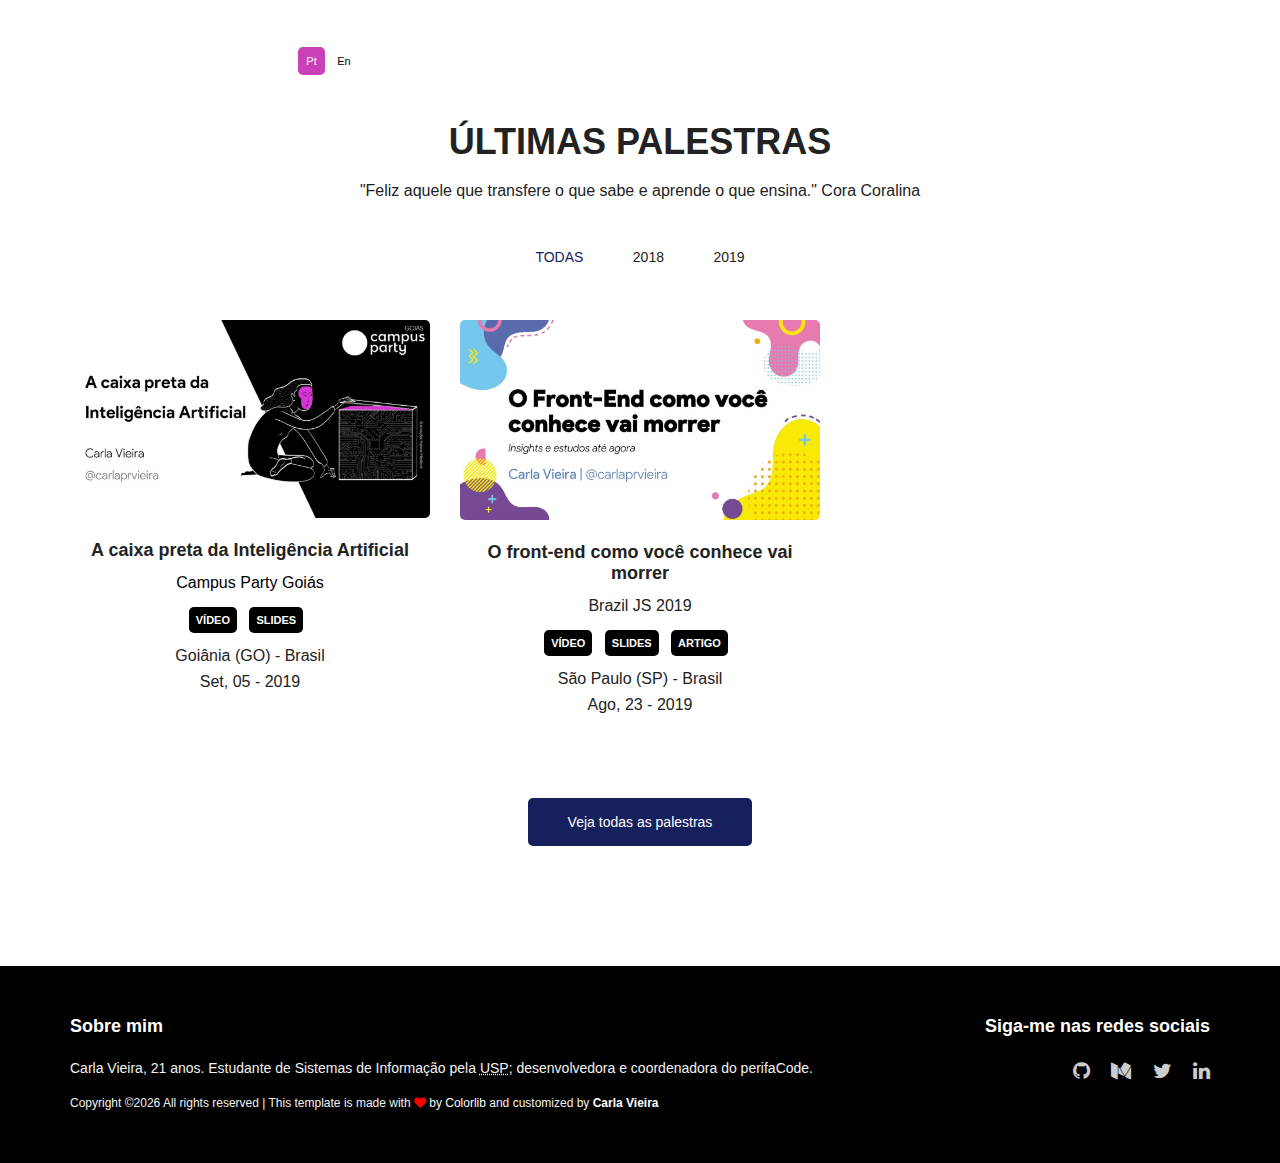
<file: talks.html>
<!doctype html>
<html lang="pt-br">
    <head>
		<!-- Global site tag (gtag.js) - Google Analytics -->
		<script async src="https://www.googletagmanager.com/gtag/js?id=UA-135620629-1"></script>
		<script>
			window.dataLayer = window.dataLayer || [];
			function gtag(){dataLayer.push(arguments);}
			gtag('js', new Date());

			gtag('config', 'UA-135620629-1');
		</script>

        <!-- Required meta tags -->
        <meta charset="utf-8">
		<meta name="viewport" content="width=device-width, initial-scale=1, shrink-to-fit=no">
		
        <link rel="icon" href="img/favicon.png" type="image/png">
        <title>Carla Vieira</title>
        <!-- Bootstrap CSS -->
        <link rel="stylesheet" href="css/bootstrap.css">
        <link rel="stylesheet" href="vendors/linericon/style.css">
        <link rel="stylesheet" href="css/font-awesome.min.css">
        <link rel="stylesheet" href="vendors/owl-carousel/owl.carousel.min.css">
        <link rel="stylesheet" href="vendors/lightbox/simpleLightbox.css">
        <link rel="stylesheet" href="vendors/nice-select/css/nice-select.css">
        <link rel="stylesheet" href="vendors/animate-css/animate.css">
        <link rel="stylesheet" href="vendors/popup/magnific-popup.css">
        <link rel="stylesheet" href="vendors/flaticon/flaticon.css">
        <!-- main css -->
        <link rel="stylesheet" href="css/style.css">
        <link rel="stylesheet" href="css/responsive.css">
    </head>
    <body>
        
        <!--================Header Menu Area =================-->
        <header class="header_area">
            <div class="main_menu">
            	<nav class="navbar navbar-expand-lg navbar-light">
					<div class="container box_1620">
						<!-- Brand and toggle get grouped for better mobile display -->
						<a class="navbar-brand logo_h" href="https://carlavieira.dev">CARLAVIEIRA.DEV</a>
						<ul class="social">
							<li id="pt_click" class="button_lang current_lang">Pt</li>
							<li id="en_click" class="button_lang">En</li>
						</ul>
						<button class="navbar-toggler" type="button" data-toggle="collapse" data-target="#navbarSupportedContent" aria-controls="navbarSupportedContent" aria-expanded="false" aria-label="Toggle navigation">
							<span class="icon-bar"></span>
							<span class="icon-bar"></span>
							<span class="icon-bar"></span>
						</button>
						<!-- Collect the nav links, forms, and other content for toggling -->
						<div class="collapse navbar-collapse offset" id="navbarSupportedContent">
							<ul class="nav navbar-nav menu_nav ml-auto">
								<li class="nav-item active" id="pt"><a class="nav-link" href="https://carlavieira.dev/">Home</a></li> 
								<li class="nav-item" id="pt"><a class="nav-link" href="#about">Sobre</a></li> 
								<li class="nav-item" id="pt"><a class="nav-link" href="#experience">Experiência</a></li> 
								<li class="nav-item" id="pt"><a class="nav-link" href="#talks">Palestras</a></li>

								<!-- NAVBAR - ENGLISH -->
								<li class="nav-item active" id="en"><a class="nav-link" href="index.html">Home</a></li> 
								<li class="nav-item" id="en"><a class="nav-link" href="#about">About</a></li> 
								<li class="nav-item" id="en"><a class="nav-link" href="#experience">Experience</a></li> 
								<li class="nav-item" id="en"><a class="nav-link" href="#talks">Talks</a></li>
								<!-- NAVBAR- ENGLISH  -->		
							</ul>
						</div> 
					</div>
            	</nav>
            </div>
        </header>
        <!--================Header Menu Area =================-->        
             
        <!--================Home Gallery Area =================-->
        <section class="home_gallery_area p_120" id="talks">
        	<div class="container">
        		<div class="main_title">
					<h2 id="pt">últimas Palestras</h2>
					<h2 id="en">Last Talks</h2>
					<p id="pt">"Feliz aquele que transfere o que sabe e aprende o que ensina." Cora Coralina</p>
					<p id="en">"Happy is the person who transfers what he knows and learns what he teaches." Cora Coralina</p>
        		</div>
        		<div class="isotope_fillter" id="pt">
        			<ul class="gallery_filter list">
						<li class="active" data-filter="*"><a href="#">Todas</a></li>
						<li data-filter=".2018"><a href="#">2018</a></li>
						<li data-filter=".2019"><a href="#">2019</a></li>
					</ul>
				</div>

				<div class="isotope_fillter" id="en">
        			<ul class="gallery_filter list">
						<li class="active" data-filter="*"><a href="#">All</a></li>
						<li data-filter=".2018"><a href="#">2018</a></li>
						<li data-filter=".2019"><a href="#">2019</a></li>
					</ul>
        		</div>
			</div>
			
        	<div class="container">
        		<div class="gallery_f_inner row imageGallery1">
					<div class="col-lg-4 col-md-4 col-sm-6 2019">
						<div class="h_gallery_item">
							<div class="g_img_item">
								<img class="img-fluid" src="img/talks/caixapreta.png" alt="primeiro slide da palestra sobre acessibilidade.">
								<a class="light" href="img/talks/caixapreta.png"><img src="img/talks/icon.png" alt=""></a>
							</div>
							<div class="g_item_text">
								<a href="https://speakerdeck.com/carlaprv/a-caixa-preta-da-inteligencia-artificial" target="_blank" title="Abre em nova aba" rel="noopener noreferrer"><h4>A caixa preta da Inteligência Artificial</h4></a>
								<p class="event_name">Campus Party Goiás</p>
								<div class="links">
									<a href="https://www.youtube.com/watch?v=pzo1czxwP_Y" target="_blank"><span class="button">Vídeo</span></a>
									<a href="https://speakerdeck.com/carlaprv/a-caixa-preta-da-inteligencia-artificial" target="_blank"><span class="button">Slides</span></a>
								</div>
								<p>Goiânia (GO) - Brasil</p>
								<p id="pt">Set, 05 - 2019</p>
								<p id="en">Sep, 05 - 2019</p>
							</div>
						</div>
					</div>  					   
        			<div class="col-lg-4 col-md-4 col-sm-6 2019">
        				<div class="h_gallery_item">
        					<div class="g_img_item">
        						<img class="img-fluid" src="img/talks/front-end.png" alt="primeiro slide da palestra sobre O front-end como você conhece vai morrer.">
        						<a class="light" href="img/talks/front-end.png"><img src="img/talks/icon.png" alt=""></a>
        					</div>
        					<div class="g_item_text">
        						<a href="https://speakerdeck.com/carlaprv/o-front-end-como-voce-conhece-vai-morrer" target="_blank" title="Abre em nova aba" rel="noopener noreferrer"><h4>O <span lang="en">front-end</span> como você conhece vai morrer</h4></a>
								<p><span lang="en">Brazil JS</span> 2019</p>
								<div class="links">
									<span class="button">Vídeo</span>
									<span class="button">Slides</span>
									<span class="button">Artigo</span>
								</div>
								<div class="metadata">
									<p>São Paulo (SP) - Brasil</p>
									<p id="pt">Ago, 23 - 2019</p>
									<p id="en">Aug, 23 - 2019</p>
								</div>
        					</div>
        				</div>
        			</div>      			  			
        		</div>
        		<div class="more_btn" id="pt" >
					<a class="main_btn" href="https://speakerdeck.com/carlaprv">Veja todas as palestras</a>
				</div>
				<div class="more_btn" id="en">
					<a class="main_btn" href="https://speakerdeck.com/carlaprv">Click to see all talks</a>
        		</div>
        	</div>
        </section>
		<!--================End Home Gallery Area =================-->
		
        <!--================Footer Area =================-->
        <footer class="footer_area p_50">
        	<div class="container">
        		<div class="row footer_inner">
        			<div class="col-lg-8 col-sm-6">
        				<aside class="f_widget ab_widget">
        					<div class="f_title">
								<h3 id="pt">Sobre mim</h3>
								<h3 id="en">About me</h3>
							</div>
							<p id="pt">Carla Vieira, 21 anos. Estudante de Sistemas de Informação pela <abbr title="Universidade de São Paulo">USP</abbr>; desenvolvedora e coordenadora do perifaCode.</p>
							<p id="en">Carla Vieira, 21 years old. Student of Information Systems at <abbr title="University de São Paulo">USP</abbr>; developer and coordinator at perifaCode.</p>
        					<p style="font-size:12px"><!-- Link back to Colorlib can't be removed. Template is licensed under CC BY 3.0. -->
							Copyright &copy;<script>document.write(new Date().getFullYear());</script> All rights reserved | This template is made with <i class="fa fa-heart" aria-hidden="true" style="color:red"></i> by <a href="https://colorlib.com" target="_blank" title="Abre em nova aba" rel="noopener noreferrer">Colorlib</a> and customized by <b>Carla Vieira</b>
							<!-- Link back to Colorlib can't be removed. Template is licensed under CC BY 3.0. --></p>
        				</aside>
        			</div>
        			
        			<div class="col-lg-4 col-sm-6" style="text-align: right;">
        				<aside class="f_widget social_widget">
        					<div class="f_title">
								<h3 id="pt">Siga-me nas redes sociais</h3>
								<h3 id="en">Follow me</h3>
        					</div>
        					<ul class="list">
								<li><a href="https://github.com/carlaprv" target="_blank" title="Abre em nova aba" rel="noopener noreferrer" aria-label="Github"><i class="fa fa-github" aria-hidden="true"></i></a></li>
								<li><a href="https://medium.com/@carlaprv" target="_blank" title="Abre em nova aba" rel="noopener noreferrer" aria-label="Medium"><i class="fa fa-medium" aria-hidden="true"></i></a></li>
								<li><a href="https://twitter.com/carlaprvieira" target="_blank" title="Abre em nova aba" rel="noopener noreferrer" aria-label="Twitter"><i class="fa fa-twitter" aria-hidden="true"></i></a></li>
								<li><a href="https://linkedin.com/in/carlaprv/" target="_blank" title="Abre em nova aba" rel="noopener noreferrer" aria-label="Linkedin"><i class="fa fa-linkedin" aria-hidden="true"></i></a></li>
        					</ul>
        				</aside>
        			</div>
        		</div>
        	</div>
        </footer>
        <!--================End Footer Area =================-->
        
        
        
        
        
        
        <!-- Optional JavaScript -->
        <!-- jQuery first, then Popper.js, then Bootstrap JS -->
		<script src="js/jquery-3.3.1.min.js"></script>
		<script src="js/language.js"></script>
        <script src="js/popper.js"></script>
        <script src="js/bootstrap.min.js"></script>
        <script src="js/stellar.js"></script>
        <script src="vendors/lightbox/simpleLightbox.min.js"></script>
        <script src="vendors/nice-select/js/jquery.nice-select.min.js"></script>
        <script src="vendors/isotope/imagesloaded.pkgd.min.js"></script>
        <script src="vendors/isotope/isotope.pkgd.min.js"></script>
        <script src="vendors/owl-carousel/owl.carousel.min.js"></script>
        <script src="vendors/popup/jquery.magnific-popup.min.js"></script>
        <script src="js/jquery.ajaxchimp.min.js"></script>
        <script src="vendors/counter-up/jquery.waypoints.min.js"></script>
        <script src="vendors/counter-up/jquery.counterup.min.js"></script>
        <script src="js/mail-script.js"></script>
        <script src="js/theme.js"></script>
    </body>
</html>
</file>
<file: vendors/linericon/style.css>
@font-face {
	font-family: 'Linearicons-Free';
	src:url('fonts/Linearicons-Free.eot?w118d');
	src:url('fonts/Linearicons-Free.eot?#iefixw118d') format('embedded-opentype'),
		url('fonts/Linearicons-Free.woff2?w118d') format('woff2'),
		url('fonts/Linearicons-Free.woff?w118d') format('woff'),
		url('fonts/Linearicons-Free.ttf?w118d') format('truetype'),
		url('fonts/Linearicons-Free.svg?w118d#Linearicons-Free') format('svg');
	font-weight: normal;
	font-style: normal;
}

.lnr {
	font-family: 'Linearicons-Free';
	speak: none;
	font-style: normal;
	font-weight: normal;
	font-variant: normal;
	text-transform: none;
	line-height: 1;

	/* Better Font Rendering =========== */
	-webkit-font-smoothing: antialiased;
	-moz-osx-font-smoothing: grayscale;
}

.lnr-home:before {
	content: "\e800";
}
.lnr-apartment:before {
	content: "\e801";
}
.lnr-pencil:before {
	content: "\e802";
}
.lnr-magic-wand:before {
	content: "\e803";
}
.lnr-drop:before {
	content: "\e804";
}
.lnr-lighter:before {
	content: "\e805";
}
.lnr-poop:before {
	content: "\e806";
}
.lnr-sun:before {
	content: "\e807";
}
.lnr-moon:before {
	content: "\e808";
}
.lnr-cloud:before {
	content: "\e809";
}
.lnr-cloud-upload:before {
	content: "\e80a";
}
.lnr-cloud-download:before {
	content: "\e80b";
}
.lnr-cloud-sync:before {
	content: "\e80c";
}
.lnr-cloud-check:before {
	content: "\e80d";
}
.lnr-database:before {
	content: "\e80e";
}
.lnr-lock:before {
	content: "\e80f";
}
.lnr-cog:before {
	content: "\e810";
}
.lnr-trash:before {
	content: "\e811";
}
.lnr-dice:before {
	content: "\e812";
}
.lnr-heart:before {
	content: "\e813";
}
.lnr-star:before {
	content: "\e814";
}
.lnr-star-half:before {
	content: "\e815";
}
.lnr-star-empty:before {
	content: "\e816";
}
.lnr-flag:before {
	content: "\e817";
}
.lnr-envelope:before {
	content: "\e818";
}
.lnr-paperclip:before {
	content: "\e819";
}
.lnr-inbox:before {
	content: "\e81a";
}
.lnr-eye:before {
	content: "\e81b";
}
.lnr-printer:before {
	content: "\e81c";
}
.lnr-file-empty:before {
	content: "\e81d";
}
.lnr-file-add:before {
	content: "\e81e";
}
.lnr-enter:before {
	content: "\e81f";
}
.lnr-exit:before {
	content: "\e820";
}
.lnr-graduation-hat:before {
	content: "\e821";
}
.lnr-license:before {
	content: "\e822";
}
.lnr-music-note:before {
	content: "\e823";
}
.lnr-film-play:before {
	content: "\e824";
}
.lnr-camera-video:before {
	content: "\e825";
}
.lnr-camera:before {
	content: "\e826";
}
.lnr-picture:before {
	content: "\e827";
}
.lnr-book:before {
	content: "\e828";
}
.lnr-bookmark:before {
	content: "\e829";
}
.lnr-user:before {
	content: "\e82a";
}
.lnr-users:before {
	content: "\e82b";
}
.lnr-shirt:before {
	content: "\e82c";
}
.lnr-store:before {
	content: "\e82d";
}
.lnr-cart:before {
	content: "\e82e";
}
.lnr-tag:before {
	content: "\e82f";
}
.lnr-phone-handset:before {
	content: "\e830";
}
.lnr-phone:before {
	content: "\e831";
}
.lnr-pushpin:before {
	content: "\e832";
}
.lnr-map-marker:before {
	content: "\e833";
}
.lnr-map:before {
	content: "\e834";
}
.lnr-location:before {
	content: "\e835";
}
.lnr-calendar-full:before {
	content: "\e836";
}
.lnr-keyboard:before {
	content: "\e837";
}
.lnr-spell-check:before {
	content: "\e838";
}
.lnr-screen:before {
	content: "\e839";
}
.lnr-smartphone:before {
	content: "\e83a";
}
.lnr-tablet:before {
	content: "\e83b";
}
.lnr-laptop:before {
	content: "\e83c";
}
.lnr-laptop-phone:before {
	content: "\e83d";
}
.lnr-power-switch:before {
	content: "\e83e";
}
.lnr-bubble:before {
	content: "\e83f";
}
.lnr-heart-pulse:before {
	content: "\e840";
}
.lnr-construction:before {
	content: "\e841";
}
.lnr-pie-chart:before {
	content: "\e842";
}
.lnr-chart-bars:before {
	content: "\e843";
}
.lnr-gift:before {
	content: "\e844";
}
.lnr-diamond:before {
	content: "\e845";
}
.lnr-linearicons:before {
	content: "\e846";
}
.lnr-dinner:before {
	content: "\e847";
}
.lnr-coffee-cup:before {
	content: "\e848";
}
.lnr-leaf:before {
	content: "\e849";
}
.lnr-paw:before {
	content: "\e84a";
}
.lnr-rocket:before {
	content: "\e84b";
}
.lnr-briefcase:before {
	content: "\e84c";
}
.lnr-bus:before {
	content: "\e84d";
}
.lnr-car:before {
	content: "\e84e";
}
.lnr-train:before {
	content: "\e84f";
}
.lnr-bicycle:before {
	content: "\e850";
}
.lnr-wheelchair:before {
	content: "\e851";
}
.lnr-select:before {
	content: "\e852";
}
.lnr-earth:before {
	content: "\e853";
}
.lnr-smile:before {
	content: "\e854";
}
.lnr-sad:before {
	content: "\e855";
}
.lnr-neutral:before {
	content: "\e856";
}
.lnr-mustache:before {
	content: "\e857";
}
.lnr-alarm:before {
	content: "\e858";
}
.lnr-bullhorn:before {
	content: "\e859";
}
.lnr-volume-high:before {
	content: "\e85a";
}
.lnr-volume-medium:before {
	content: "\e85b";
}
.lnr-volume-low:before {
	content: "\e85c";
}
.lnr-volume:before {
	content: "\e85d";
}
.lnr-mic:before {
	content: "\e85e";
}
.lnr-hourglass:before {
	content: "\e85f";
}
.lnr-undo:before {
	content: "\e860";
}
.lnr-redo:before {
	content: "\e861";
}
.lnr-sync:before {
	content: "\e862";
}
.lnr-history:before {
	content: "\e863";
}
.lnr-clock:before {
	content: "\e864";
}
.lnr-download:before {
	content: "\e865";
}
.lnr-upload:before {
	content: "\e866";
}
.lnr-enter-down:before {
	content: "\e867";
}
.lnr-exit-up:before {
	content: "\e868";
}
.lnr-bug:before {
	content: "\e869";
}
.lnr-code:before {
	content: "\e86a";
}
.lnr-link:before {
	content: "\e86b";
}
.lnr-unlink:before {
	content: "\e86c";
}
.lnr-thumbs-up:before {
	content: "\e86d";
}
.lnr-thumbs-down:before {
	content: "\e86e";
}
.lnr-magnifier:before {
	content: "\e86f";
}
.lnr-cross:before {
	content: "\e870";
}
.lnr-menu:before {
	content: "\e871";
}
.lnr-list:before {
	content: "\e872";
}
.lnr-chevron-up:before {
	content: "\e873";
}
.lnr-chevron-down:before {
	content: "\e874";
}
.lnr-chevron-left:before {
	content: "\e875";
}
.lnr-chevron-right:before {
	content: "\e876";
}
.lnr-arrow-up:before {
	content: "\e877";
}
.lnr-arrow-down:before {
	content: "\e878";
}
.lnr-arrow-left:before {
	content: "\e879";
}
.lnr-arrow-right:before {
	content: "\e87a";
}
.lnr-move:before {
	content: "\e87b";
}
.lnr-warning:before {
	content: "\e87c";
}
.lnr-question-circle:before {
	content: "\e87d";
}
.lnr-menu-circle:before {
	content: "\e87e";
}
.lnr-checkmark-circle:before {
	content: "\e87f";
}
.lnr-cross-circle:before {
	content: "\e880";
}
.lnr-plus-circle:before {
	content: "\e881";
}
.lnr-circle-minus:before {
	content: "\e882";
}
.lnr-arrow-up-circle:before {
	content: "\e883";
}
.lnr-arrow-down-circle:before {
	content: "\e884";
}
.lnr-arrow-left-circle:before {
	content: "\e885";
}
.lnr-arrow-right-circle:before {
	content: "\e886";
}
.lnr-chevron-up-circle:before {
	content: "\e887";
}
.lnr-chevron-down-circle:before {
	content: "\e888";
}
.lnr-chevron-left-circle:before {
	content: "\e889";
}
.lnr-chevron-right-circle:before {
	content: "\e88a";
}
.lnr-crop:before {
	content: "\e88b";
}
.lnr-frame-expand:before {
	content: "\e88c";
}
.lnr-frame-contract:before {
	content: "\e88d";
}
.lnr-layers:before {
	content: "\e88e";
}
.lnr-funnel:before {
	content: "\e88f";
}
.lnr-text-format:before {
	content: "\e890";
}
.lnr-text-format-remove:before {
	content: "\e891";
}
.lnr-text-size:before {
	content: "\e892";
}
.lnr-bold:before {
	content: "\e893";
}
.lnr-italic:before {
	content: "\e894";
}
.lnr-underline:before {
	content: "\e895";
}
.lnr-strikethrough:before {
	content: "\e896";
}
.lnr-highlight:before {
	content: "\e897";
}
.lnr-text-align-left:before {
	content: "\e898";
}
.lnr-text-align-center:before {
	content: "\e899";
}
.lnr-text-align-right:before {
	content: "\e89a";
}
.lnr-text-align-justify:before {
	content: "\e89b";
}
.lnr-line-spacing:before {
	content: "\e89c";
}
.lnr-indent-increase:before {
	content: "\e89d";
}
.lnr-indent-decrease:before {
	content: "\e89e";
}
.lnr-pilcrow:before {
	content: "\e89f";
}
.lnr-direction-ltr:before {
	content: "\e8a0";
}
.lnr-direction-rtl:before {
	content: "\e8a1";
}
.lnr-page-break:before {
	content: "\e8a2";
}
.lnr-sort-alpha-asc:before {
	content: "\e8a3";
}
.lnr-sort-amount-asc:before {
	content: "\e8a4";
}
.lnr-hand:before {
	content: "\e8a5";
}
.lnr-pointer-up:before {
	content: "\e8a6";
}
.lnr-pointer-right:before {
	content: "\e8a7";
}
.lnr-pointer-down:before {
	content: "\e8a8";
}
.lnr-pointer-left:before {
	content: "\e8a9";
}
</file>
<file: vendors/nice-select/css/nice-select.css>
.nice-select {
  -webkit-tap-highlight-color: transparent;
  background-color: #fff;
  border-radius: 5px;
  border: solid 1px #e8e8e8;
  box-sizing: border-box;
  clear: both;
  cursor: pointer;
  display: block;
  float: left;
  font-family: inherit;
  font-size: 14px;
  font-weight: normal;
  height: 42px;
  line-height: 40px;
  outline: none;
  padding-left: 18px;
  padding-right: 30px;
  position: relative;
  text-align: left !important;
  -webkit-transition: all 0.2s ease-in-out;
  transition: all 0.2s ease-in-out;
  -webkit-user-select: none;
     -moz-user-select: none;
      -ms-user-select: none;
          user-select: none;
  white-space: nowrap;
  width: auto; }
  .nice-select:hover {
    border-color: #dbdbdb; }
  .nice-select:active, .nice-select.open, .nice-select:focus {
    border-color: #999; }
  .nice-select:after {
    border-bottom: 2px solid #999;
    border-right: 2px solid #999;
    content: '';
    display: block;
    height: 5px;
    margin-top: -4px;
    pointer-events: none;
    position: absolute;
    right: 12px;
    top: 50%;
    -webkit-transform-origin: 66% 66%;
        -ms-transform-origin: 66% 66%;
            transform-origin: 66% 66%;
    -webkit-transform: rotate(45deg);
        -ms-transform: rotate(45deg);
            transform: rotate(45deg);
    -webkit-transition: all 0.15s ease-in-out;
    transition: all 0.15s ease-in-out;
    width: 5px; }
  .nice-select.open:after {
    -webkit-transform: rotate(-135deg);
        -ms-transform: rotate(-135deg);
            transform: rotate(-135deg); }
  .nice-select.open .list {
    opacity: 1;
    pointer-events: auto;
    -webkit-transform: scale(1) translateY(0);
        -ms-transform: scale(1) translateY(0);
            transform: scale(1) translateY(0); }
  .nice-select.disabled {
    border-color: #ededed;
    color: #999;
    pointer-events: none; }
    .nice-select.disabled:after {
      border-color: #cccccc; }
  .nice-select.wide {
    width: 100%; }
    .nice-select.wide .list {
      left: 0 !important;
      right: 0 !important; }
  .nice-select.right {
    float: right; }
    .nice-select.right .list {
      left: auto;
      right: 0; }
  .nice-select.small {
    font-size: 12px;
    height: 36px;
    line-height: 34px; }
    .nice-select.small:after {
      height: 4px;
      width: 4px; }
    .nice-select.small .option {
      line-height: 34px;
      min-height: 34px; }
  .nice-select .list {
    background-color: #fff;
    border-radius: 5px;
    box-shadow: 0 0 0 1px rgba(68, 68, 68, 0.11);
    box-sizing: border-box;
    margin-top: 4px;
    opacity: 0;
    overflow: hidden;
    padding: 0;
    pointer-events: none;
    position: absolute;
    top: 100%;
    left: 0;
    -webkit-transform-origin: 50% 0;
        -ms-transform-origin: 50% 0;
            transform-origin: 50% 0;
    -webkit-transform: scale(0.75) translateY(-21px);
        -ms-transform: scale(0.75) translateY(-21px);
            transform: scale(0.75) translateY(-21px);
    -webkit-transition: all 0.2s cubic-bezier(0.5, 0, 0, 1.25), opacity 0.15s ease-out;
    transition: all 0.2s cubic-bezier(0.5, 0, 0, 1.25), opacity 0.15s ease-out;
    z-index: 9; }
    .nice-select .list:hover .option:not(:hover) {
      background-color: transparent !important; }
  .nice-select .option {
    cursor: pointer;
    font-weight: 400;
    line-height: 40px;
    list-style: none;
    min-height: 40px;
    outline: none;
    padding-left: 18px;
    padding-right: 29px;
    text-align: left;
    -webkit-transition: all 0.2s;
    transition: all 0.2s; }
    .nice-select .option:hover, .nice-select .option.focus, .nice-select .option.selected.focus {
      background-color: #f6f6f6; }
    .nice-select .option.selected {
      font-weight: bold; }
    .nice-select .option.disabled {
      background-color: transparent;
      color: #999;
      cursor: default; }

.no-csspointerevents .nice-select .list {
  display: none; }

.no-csspointerevents .nice-select.open .list {
  display: block; }
</file>
<file: vendors/flaticon/flaticon.css>
/*
  	Flaticon icon font: Flaticon
  	Creation date: 26/06/2018 17:19
  	*/

@font-face {
  font-family: "Flaticon";
  src: url("./Flaticon.eot");
  src: url("./Flaticon.eot?#iefix") format("embedded-opentype"),
       url("./Flaticon.woff") format("woff"),
       url("./Flaticon.ttf") format("truetype"),
       url("./Flaticon.svg#Flaticon") format("svg");
  font-weight: normal;
  font-style: normal;
}

@media screen and (-webkit-min-device-pixel-ratio:0) {
  @font-face {
    font-family: "Flaticon";
    src: url("./Flaticon.svg#Flaticon") format("svg");
  }
}

[class^="flaticon-"]:before, [class*=" flaticon-"]:before,
[class^="flaticon-"]:after, [class*=" flaticon-"]:after {   
  font-family: Flaticon;
        font-size: 20px;
font-style: normal;
margin-left: 20px;
}

.flaticon-skyline:before { content: "\f100"; }
.flaticon-sketch:before { content: "\f101"; }
.flaticon-city:before { content: "\f102"; }
</file>
<file: css/style.css>
/*----------------------------------------------------
@File: Default Styles
@Author: Rocky Ahmed
@URL: http://wethemez.com
Author E-mail: rockybd1995@gmail.com

This file contains the styling for the actual theme, this
is the file you need to edit to change the look of the
theme.
---------------------------------------------------- */
/*=====================================================================
@Template Name: Builder Construction 
@Author: Rocky Ahmed
@Developed By: Rocky Ahmed
@Developer URL: http://rocky.wethemez.com
Author E-mail: rockybd1995@gmail.com

@Default Styles

Table of Content:
01/ Variables
02/ predefin
03/ header
04/ button
05/ banner
06/ breadcrumb
07/ about
08/ team
09/ project 
10/ price 
11/ team 
12/ blog 
13/ video  
14/ features  
15/ career  
16/ contact 
17/ footer

=====================================================================*/
/*----------------------------------------------------*/
/*font Variables*/
/*Color Variables*/
/*=================== fonts ====================*/
@import url('https://rsms.me/inter/inter.css');
html { font-family: 'Inter', sans-serif; }
@supports (font-variation-settings: normal) {
  html { font-family: 'Inter var', sans-serif; }
}

/*- Translator button- */

#en {
  display: none;
}

.button_lang {
  background-color: #fff;
  color: #000;
  padding: 8px;
  border-radius: 5px;
  font-size:11px; 
  margin-top:-11px;   
  -webkit-transition: background-color .3s ease-in-out;
  -moz-transition: background-color .3s ease-in-out;
  -o-transition: background-color .3s ease-in-out;
  -ms-transition: background-color .3s ease-in-out;
  transition: background-color .3s ease-in-out;
}
.button_lang:hover, .current_lang {
  background-color: #C940B7; 
  color: #fff;  
  -webkit-transition: background-color .3s ease-in-out;
  -moz-transition: background-color .3s ease-in-out;
  -o-transition: background-color .3s ease-in-out;
  -ms-transition: background-color .3s ease-in-out;
  transition: background-color .3s ease-in-out;
}
ul.social {
  margin:0px;
  padding:0px;
}

ul.social li{
  width: auto;
  display: inline;
  margin:0px;
}


/*----------------------------------------------------*/

.none{
  display: none;
}
.list {
  list-style: none;
  margin: 0px;
  padding: 0px; }

a {
  text-decoration: none;
  transition: all 0.3s ease-in-out; }
  a:hover, a:focus {
    text-decoration: none;
    outline: none; }

.row.m0 {
  margin: 0px; }

body {
  line-height: 26px;
  font-size: 16px;
  font-family: "Inter", sans-serif;
  font-weight: normal;
  color: #222; }

h1, h2, h3, h4, h5, h6 {
  font-family: "Inter", sans-serif;
  font-weight: bold; }

button:focus {
  outline: none;
  box-shadow: none; }

.p0 {
  padding-left: 0px;
  padding-right: 0px; }

.p_50 {
    padding-top: 50px;
    padding-bottom: 50px; }

.p_120 {
  padding-top: 120px;
  padding-bottom: 120px; }

.p_100 {
  padding-top: 100px;
  padding-bottom: 100px; }

.pad_top {
  padding-top: 120px; }

.pad_bt {
  padding-bottom: 120px; }

.mt-25 {
  margin-top: 25px; }

@media (min-width: 1200px) {
  .container {
    max-width: 1170px; } }

@media (min-width: 1620px) {
  .box_1620 {
    max-width: 1620px;
    margin: auto;
    width: 100%;
    padding-left: 0px;
    padding-right: 0px; } }
/* Main Title Area css
============================================================================================ */
.main_title {
  text-align: center;
  max-width: 670px;
  margin: 0px auto 40px; }
  .main_title h2 {
    font-family: "Inter", sans-serif;
    font-size: 36px;
    color: #222222;
    margin-bottom: 15px;
    text-transform: uppercase; }
  .main_title p {
    font-size: 16px;
    font-family: "Inter", sans-serif;
    font-weight: normal;
    line-height: 26px;
    color: #222;
    margin-bottom: 0px; }

/* End Main Title Area css
============================================================================================ */
/*---------------------------------------------------- */
/*----------------------------------------------------*/
.header_area {
  position: absolute;
  width: 100%;
  top: 0;
  left: 0;
  z-index: 99;
  transition: background 0.4s, all 0.3s linear; }
  .header_area .navbar-brand{
    color:#fff;
    font: 700 25px "Inter", sans-serif;
    letter-spacing: -1px;
  }
  .header_area .navbar-brand:hover{
    color:#fff;
    opacity:0.5;
  }
  .header_area .navbar {
    background: transparent;
    padding: 0px;
    border: 0px;
    border-radius: 0px; }
    .header_area .navbar .nav .nav-item {
      margin-right: 45px; }
      .header_area .navbar .nav .nav-item .nav-link {
        font: 500 13px/120px "Inter", sans-serif;
        text-transform: uppercase;
        color: #fff;
        padding: 0px;
        display: inline-block; }
        .header_area .navbar .nav .nav-item .nav-link:after {
          display: none; }
      .header_area .navbar .nav .nav-item:hover .nav-link, .header_area .navbar .nav .nav-item.active .nav-link {
        color: #fff; }
      .header_area .navbar .nav .nav-item.submenu {
        position: relative; }
        .header_area .navbar .nav .nav-item.submenu ul {
          border: none;
          padding: 0px;
          border-radius: 0px;
          box-shadow: none;
          margin: 0px;
          background: #fff;
          box-shadow: 0px 3px 16px 0px rgba(0, 0, 0, 0.1); }
          @media (min-width: 992px) {
            .header_area .navbar .nav .nav-item.submenu ul {
              position: absolute;
              top: 120%;
              left: 0px;
              min-width: 200px;
              text-align: left;
              opacity: 0;
              transition: all 300ms ease-in;
              visibility: hidden;
              display: block;
              border: none;
              padding: 0px;
              border-radius: 0px; } }
          .header_area .navbar .nav .nav-item.submenu ul:before {
            content: "";
            width: 0;
            height: 0;
            border-style: solid;
            border-width: 10px 10px 0 10px;
            border-color: #eeeeee transparent transparent transparent;
            position: absolute;
            right: 24px;
            top: 45px;
            z-index: 3;
            opacity: 0;
            transition: all 400ms linear; }
          .header_area .navbar .nav .nav-item.submenu ul .nav-item {
            display: block;
            float: none;
            margin-right: 0px;
            border-bottom: 1px solid #ededed;
            margin-left: 0px;
            transition: all 0.4s linear; }
            .header_area .navbar .nav .nav-item.submenu ul .nav-item .nav-link {
              line-height: 45px;
              color: #222222;
              padding: 0px 30px;
              transition: all 150ms linear;
              display: block;
              margin-right: 0px; }
            .header_area .navbar .nav .nav-item.submenu ul .nav-item:last-child {
              border-bottom: none; }
            .header_area .navbar .nav .nav-item.submenu ul .nav-item:hover .nav-link {
              background: #16205D;
              color: #fff; }
        @media (min-width: 992px) {
          .header_area .navbar .nav .nav-item.submenu:hover ul {
            visibility: visible;
            opacity: 1;
            top: 100%; } }
        .header_area .navbar .nav .nav-item.submenu:hover ul .nav-item {
          margin-top: 0px; }
      .header_area .navbar .nav .nav-item:last-child {
        margin-right: 0px; }
    .header_area .navbar .search {
      font-size: 12px;
      line-height: 60px;
      display: inline-block;
      color: #222222;
      margin-left: 80px; }
      .header_area .navbar .search i {
        font-weight: 600; }
  .header_area.navbar_fixed .main_menu {
    position: fixed;
    width: 100%;
    top: -70px;
    left: 0;
    right: 0;
    background: #000;
    transform: translateY(70px);
    transition: transform 500ms ease, background 500ms ease;
    -webkit-transition: transform 500ms ease, background 500ms ease;
    box-shadow: 0px 3px 16px 0px rgba(0, 0, 0, 0.1); }
    .header_area.navbar_fixed .main_menu .navbar .nav .nav-item .nav-link {
      line-height: 70px; }
      
.top_menu {
  background: #f9f9ff; }
  .top_menu .header_social li {
    display: inline-block;
    margin-right: 15px; }
    .top_menu .header_social li a {
      font-size: 14px;
      color: #222;
      display: inline-block;
      line-height: 42px;
      transition: all 300ms linear 0s; }
    .top_menu .header_social li:last-child {
      margin-right: 0px; }
    .top_menu .header_social li:hover a {
      color: #16205D; }
  .top_menu .dn_btn {
    line-height: 42px;
    display: inline-block;
    font-size: 12px;
    margin-right: 30px;
    font-family: "Inter", sans-serif;
    font-weight: normal;
    color: #222;
    transition: all 300ms linear 0s; }
    .top_menu .dn_btn:hover {
      color: #16205D; }
    .top_menu .dn_btn:last-child {
      margin-right: 0px; }
  .top_menu .lan_pack {
    height: 30px;
    border: 1px solid #eeeeee;
    border-radius: 3px;
    line-height: 28px;
    font-size: 12px;
    font-family: "Inter", sans-serif;
    font-weight: 500;
    padding-left: 19px;
    padding-right: 36px;
    color: #222;
    background: #f9f9ff;
    margin-right: 5px;
    margin-top: 8px; }
    .top_menu .lan_pack .current {
      color: #222; }
    .top_menu .lan_pack:after {
      content: "\f0d7";
      border: none !important;
      font: normal normal normal 12px/1 FontAwesome;
      transform: rotate(0deg);
      height: auto;
      margin-top: -6px;
      right: 20px; }

/*---------------------------------------------------- */
/*----------------------------------------------------*/
/* Home Banner Area css
============================================================================================ */
.home_banner_area {
  position: relative;
  z-index: 1;
  background-image: -moz-linear-gradient(0deg, #16205D 0%, #C940B7 100%);
  background-image: -webkit-linear-gradient(0deg, #16205D 0%, #C940B7 100%);
  background-image: -ms-linear-gradient(0deg, #16205D 0%, #C940B7 100%);
  margin-bottom: 200px; }
  .home_banner_area .box_1620 {
    min-height: 400px;
    border-radius: 12px;
    position: relative;
    bottom: -150px;
    background: #fff;
    padding: 30px;
    box-shadow: 0px 20px 80px 0px rgba(153, 153, 153, 0.3); }
  .home_banner_area .banner_inner {
    position: relative;
    width: 100%;
    min-height: 430px;
    display: flex; }
    .home_banner_area .banner_inner .banner_content {
      color: #222222;
      vertical-align: middle;
      align-self: center;
      text-align: left; }
      .home_banner_area .banner_inner .banner_content .media .d-flex {
        padding-right: 50px; }
      .home_banner_area .banner_inner .banner_content .media .media-body {
        vertical-align: middle;
        align-self: center; }

.blog_banner {
  min-height: 780px;
  position: relative;
  z-index: 1;
  overflow: hidden;
  margin-bottom: 0px; }
  .blog_banner .banner_inner {
    background: #04091e;
    position: relative;
    overflow: hidden;
    width: 100%;
    min-height: 780px;
    z-index: 1; }
    .blog_banner .banner_inner .overlay {
      background: url(../img/banner/banner-2.jpg) no-repeat scroll center center;
      opacity: .5;
      height: 125%;
      position: absolute;
      left: 0px;
      top: 0px;
      width: 100%;
      z-index: -1; }
    .blog_banner .banner_inner .blog_b_text {
      max-width: 700px;
      margin: auto;
      color: #fff; }
      .blog_banner .banner_inner .blog_b_text h2 {
        font-size: 60px;
        font-weight: bold;
        font-family: "Inter", sans-serif;
        line-height: 66px;
        margin-bottom: 15px;
        text-transform: uppercase; }
      .blog_banner .banner_inner .blog_b_text p {
        font-size: 16px;
        margin-bottom: 35px; }
      .blog_banner .banner_inner .blog_b_text .white_bg_btn {
        line-height: 42px;
        padding: 0px 45px;
        border-radius: 5px; }

.banner_box {
  max-width: 1620px;
  margin: auto; }

.banner_area {
  position: relative;
  z-index: 1;
  min-height: 350px;
  background-image: -moz-linear-gradient(0deg, #16205D 0%, #C940B7 100%);
  background-image: -webkit-linear-gradient(0deg, #16205D 0%, #C940B7 100%);
  background-image: -ms-linear-gradient(0deg, #16205D 0%, #C940B7 100%);
  margin-bottom: 120px; }
  .banner_area .box_1620 {
    background: #fff;
    min-height: 360px;
    border-radius: 12px;
    position: relative;
    bottom: -120px;
    box-shadow: 0px 20px 80px 0px rgba(153, 153, 153, 0.3); }
  .banner_area .banner_inner {
    position: relative;
    overflow: hidden;
    width: 100%;
    min-height: 360px;
    z-index: 1; }
    .banner_area .banner_inner .banner_content h2 {
      color: #222222;
      font-size: 48px;
      font-family: "Inter", sans-serif;
      margin-bottom: 0px;
      font-weight: bold; }
    .banner_area .banner_inner .banner_content .page_link a {
      font-size: 14px;
      color: #222222;
      font-family: "Inter", sans-serif;
      margin-right: 32px;
      position: relative; }
      .banner_area .banner_inner .banner_content .page_link a:before {
        content: "\e87a";
        font-family: 'Linearicons-Free';
        position: absolute;
        right: -25px;
        top: 50%;
        transform: translateY(-50%); }
      .banner_area .banner_inner .banner_content .page_link a:last-child {
        margin-right: 0px; }
        .banner_area .banner_inner .banner_content .page_link a:last-child:before {
          display: none; }
      .banner_area .banner_inner .banner_content .page_link a:hover {
        color: #16205D; }

/* End Home Banner Area css
============================================================================================ */
/*---------------------------------------------------- */
/*----------------------------------------------------*/
/* Latest Blog Area css
============================================================================================ */
.latest_blog_inner {
  margin-bottom: -30px; }

.l_blog_item {
  margin-bottom: 30px; }
  .l_blog_item .date {
    font-size: 13px;
    font-family: "Inter", sans-serif;
    font-weight: normal;
    color: #222;
    margin-top: 20px;
    display: block;
    margin-bottom: 15px; }
  .l_blog_item h4 {
    font-size: 18px;
    line-height: 24px;
    color: #222222;
    border-bottom: 1px solid #eeeeee;
    padding-bottom: 20px;
    margin-bottom: 20px;
    transition: all 300ms linear 0s; }
  .l_blog_item p {
    margin-bottom: 0px; }
  .l_blog_item:hover h4 {
    color: #16205D; }

/* End Latest Blog Area css
============================================================================================ */
/*================= latest_blog_area css =============*/
.single-recent-blog-post {
  margin-bottom: 30px; }
  .single-recent-blog-post .thumb {
    overflow: hidden; }
    .single-recent-blog-post .thumb img {
      transition: all 0.7s linear; }
  .single-recent-blog-post .details {
    padding-top: 30px; }
    .single-recent-blog-post .details .sec_h4 {
      line-height: 24px;
      padding: 10px 0px 13px;
      transition: all 0.3s linear; }
      .single-recent-blog-post .details .sec_h4:hover {
        color: #222; }
  .single-recent-blog-post .date {
    font-size: 14px;
    line-height: 24px;
    font-weight: 400; }
  .single-recent-blog-post:hover img {
    transform: scale(1.23) rotate(10deg); }

.tags .tag_btn {
  font-size: 12px;
  font-weight: 500;
  line-height: 20px;
  border: 1px solid #eeeeee;
  display: inline-block;
  padding: 1px 18px;
  text-align: center;
  color: #222222; }
  .tags .tag_btn:before {
    background: #16205D; }
  .tags .tag_btn + .tag_btn {
    margin-left: 2px; }

/*========= blog_categorie_area css ===========*/
.blog_categorie_area {
  padding-top: 80px;
  padding-bottom: 80px; }

.categories_post {
  position: relative;
  text-align: center;
  cursor: pointer; }
  .categories_post img {
    max-width: 100%; }
  .categories_post .categories_details {
    position: absolute;
    top: 20px;
    left: 20px;
    right: 20px;
    bottom: 20px;
    background: rgba(34, 34, 34, 0.8);
    color: #fff;
    transition: all 0.3s linear;
    display: flex;
    align-items: center;
    justify-content: center; }
    .categories_post .categories_details h5 {
      margin-bottom: 0px;
      font-size: 18px;
      line-height: 26px;
      text-transform: uppercase;
      color: #fff;
      position: relative; }
    .categories_post .categories_details p {
      font-weight: 300;
      font-size: 14px;
      line-height: 26px;
      margin-bottom: 0px; }
    .categories_post .categories_details .border_line {
      margin: 10px 0px;
      background: #fff;
      width: 100%;
      height: 1px; }
  .categories_post:hover .categories_details {
    background-image: -moz-linear-gradient(0deg, #16205D 0%, #C940B7 100%);
    background-image: -webkit-linear-gradient(0deg, #16205D 0%, #C940B7 100%);
    background-image: -ms-linear-gradient(0deg, #16205D 0%, #C940B7 100%);
    opacity: 0.851; }

/*============ blog_left_sidebar css ==============*/
.blog_item {
  margin-bottom: 40px; }

.blog_info {
  padding-top: 30px; }
  .blog_info .post_tag {
    padding-bottom: 20px; }
    .blog_info .post_tag a {
      font: 300 14px/21px "Inter", sans-serif;
      color: #222222; }
      .blog_info .post_tag a:hover {
        color: #222; }
      .blog_info .post_tag a.active {
        color: #16205D; }
  .blog_info .blog_meta li a {
    font: 300 14px/20px "Inter", sans-serif;
    color: #222;
    vertical-align: middle;
    padding-bottom: 12px;
    display: inline-block; }
    .blog_info .blog_meta li a i {
      color: #222222;
      font-size: 16px;
      font-weight: 600;
      padding-left: 15px;
      line-height: 20px;
      vertical-align: middle; }
    .blog_info .blog_meta li a:hover {
      color: #16205D; }

.blog_post img {
  max-width: 100%; }

.blog_details {
  padding-top: 20px; }
  .blog_details h2 {
    font-size: 24px;
    line-height: 36px;
    color: #222222;
    font-weight: 600;
    transition: all 0.3s linear; }
    .blog_details h2:hover {
      color: #16205D; }
  .blog_details p {
    margin-bottom: 26px; }

.view_btn {
  font-size: 14px;
  line-height: 36px;
  display: inline-block;
  color: #222222;
  font-weight: 500;
  padding: 0px 30px;
  background: #fff; }

.blog_right_sidebar {
  border: 1px solid #eeeeee;
  background: #fafaff;
  padding: 30px; }
  .blog_right_sidebar .widget_title {
    font-size: 18px;
    line-height: 25px;
    background: #16205D;
    text-align: center;
    color: #fff;
    padding: 8px 0px;
    margin-bottom: 30px; }
  .blog_right_sidebar .search_widget .input-group .form-control {
    font-size: 14px;
    line-height: 29px;
    border: 0px;
    width: 100%;
    font-weight: 300;
    color: #fff;
    padding-left: 20px;
    border-radius: 45px;
    z-index: 0;
    background: #16205D; }
    .blog_right_sidebar .search_widget .input-group .form-control.placeholder {
      color: #fff; }
    .blog_right_sidebar .search_widget .input-group .form-control:-moz-placeholder {
      color: #fff; }
    .blog_right_sidebar .search_widget .input-group .form-control::-moz-placeholder {
      color: #fff; }
    .blog_right_sidebar .search_widget .input-group .form-control::-webkit-input-placeholder {
      color: #fff; }
    .blog_right_sidebar .search_widget .input-group .form-control:focus {
      box-shadow: none; }
  .blog_right_sidebar .search_widget .input-group .btn-default {
    position: absolute;
    right: 20px;
    background: transparent;
    border: 0px;
    box-shadow: none;
    font-size: 14px;
    color: #fff;
    padding: 0px;
    top: 50%;
    transform: translateY(-50%);
    z-index: 1; }
  .blog_right_sidebar .author_widget {
    text-align: center; }
    .blog_right_sidebar .author_widget h4 {
      font-size: 18px;
      line-height: 20px;
      color: #222222;
      margin-bottom: 5px;
      margin-top: 30px; }
    .blog_right_sidebar .author_widget p {
      margin-bottom: 0px; }
    .blog_right_sidebar .author_widget .social_icon {
      padding: 7px 0px 15px; }
      .blog_right_sidebar .author_widget .social_icon a {
        font-size: 14px;
        color: #222222;
        transition: all 0.2s linear; }
        .blog_right_sidebar .author_widget .social_icon a + a {
          margin-left: 20px; }
        .blog_right_sidebar .author_widget .social_icon a:hover {
          color: #16205D; }
  .blog_right_sidebar .popular_post_widget .post_item .media-body {
    justify-content: center;
    align-self: center;
    padding-left: 20px; }
    .blog_right_sidebar .popular_post_widget .post_item .media-body h3 {
      font-size: 14px;
      line-height: 20px;
      color: #222222;
      margin-bottom: 4px;
      transition: all 0.3s linear; }
      .blog_right_sidebar .popular_post_widget .post_item .media-body h3:hover {
        color: #16205D; }
    .blog_right_sidebar .popular_post_widget .post_item .media-body p {
      font-size: 12px;
      line-height: 21px;
      margin-bottom: 0px; }
  .blog_right_sidebar .popular_post_widget .post_item + .post_item {
    margin-top: 20px; }
  .blog_right_sidebar .post_category_widget .cat-list li {
    border-bottom: 2px dotted #eee;
    transition: all 0.3s ease 0s;
    padding-bottom: 12px; }
    .blog_right_sidebar .post_category_widget .cat-list li a {
      font-size: 14px;
      line-height: 20px;
      color: #777; }
      .blog_right_sidebar .post_category_widget .cat-list li a p {
        margin-bottom: 0px; }
    .blog_right_sidebar .post_category_widget .cat-list li + li {
      padding-top: 15px; }
    .blog_right_sidebar .post_category_widget .cat-list li:hover {
      border-color: #16205D; }
      .blog_right_sidebar .post_category_widget .cat-list li:hover a {
        color: #16205D; }
  .blog_right_sidebar .newsletter_widget {
    text-align: center; }
    .blog_right_sidebar .newsletter_widget .form-group {
      margin-bottom: 8px; }
    .blog_right_sidebar .newsletter_widget .input-group-prepend {
      margin-right: -1px; }
    .blog_right_sidebar .newsletter_widget .input-group-text {
      background: #fff;
      border-radius: 0px;
      vertical-align: top;
      font-size: 12px;
      line-height: 36px;
      padding: 0px 0px 0px 15px;
      border: 1px solid #eeeeee;
      border-right: 0px; }
    .blog_right_sidebar .newsletter_widget .form-control {
      font-size: 12px;
      line-height: 24px;
      color: #cccccc;
      border: 1px solid #eeeeee;
      border-left: 0px;
      border-radius: 0px; }
      .blog_right_sidebar .newsletter_widget .form-control.placeholder {
        color: #cccccc; }
      .blog_right_sidebar .newsletter_widget .form-control:-moz-placeholder {
        color: #cccccc; }
      .blog_right_sidebar .newsletter_widget .form-control::-moz-placeholder {
        color: #cccccc; }
      .blog_right_sidebar .newsletter_widget .form-control::-webkit-input-placeholder {
        color: #cccccc; }
      .blog_right_sidebar .newsletter_widget .form-control:focus {
        outline: none;
        box-shadow: none; }
    .blog_right_sidebar .newsletter_widget .bbtns {
      background: #16205D;
      color: #fff;
      font-size: 12px;
      line-height: 38px;
      display: inline-block;
      font-weight: 500;
      padding: 0px 24px 0px 24px;
      border-radius: 0; }
    .blog_right_sidebar .newsletter_widget .text-bottom {
      font-size: 12px; }
  .blog_right_sidebar .tag_cloud_widget ul li {
    display: inline-block; }
    .blog_right_sidebar .tag_cloud_widget ul li a {
      display: inline-block;
      border: 1px solid #eee;
      background: #fff;
      padding: 0px 13px;
      margin-bottom: 8px;
      transition: all 0.3s ease 0s;
      color: #222222;
      font-size: 12px; }
      .blog_right_sidebar .tag_cloud_widget ul li a:hover {
        background-image: -moz-linear-gradient(0deg, #16205D 0%, #C940B7 100%);
        background-image: -webkit-linear-gradient(0deg, #16205D 0%, #C940B7 100%);
        background-image: -ms-linear-gradient(0deg, #16205D 0%, #C940B7 100%);
        color: #fff; }
  .blog_right_sidebar .br {
    width: 100%;
    height: 1px;
    background: #eeeeee;
    margin: 30px 0px; }

.blog-pagination {
  padding-top: 25px;
  padding-bottom: 95px; }
  .blog-pagination .page-link {
    border-radius: 0; }
  .blog-pagination .page-item {
    border: none; }

.page-link {
  background: transparent;
  font-weight: 400; }

.blog-pagination .page-item.active .page-link {
  background-color: #16205D;
  border-color: transparent;
  color: #fff; }

.blog-pagination .page-link {
  position: relative;
  display: block;
  padding: 0.5rem 0.75rem;
  margin-left: -1px;
  line-height: 1.25;
  color: #8a8a8a;
  border: none; }

.blog-pagination .page-link .lnr {
  font-weight: 600; }

.blog-pagination .page-item:last-child .page-link,
.blog-pagination .page-item:first-child .page-link {
  border-radius: 0; }

.blog-pagination .page-link:hover {
  color: #fff;
  text-decoration: none;
  background-color: #16205D;
  border-color: #eee; }

/*============ Start Blog Single Styles  =============*/
.single-post-area .social-links {
  padding-top: 10px; }
  .single-post-area .social-links li {
    display: inline-block;
    margin-bottom: 10px; }
    .single-post-area .social-links li a {
      color: #cccccc;
      padding: 7px;
      font-size: 14px;
      transition: all 0.2s linear; }
      .single-post-area .social-links li a:hover {
        color: #222222; }
.single-post-area .blog_details {
  padding-top: 26px; }
  .single-post-area .blog_details p {
    margin-bottom: 10px; }
.single-post-area .quotes {
  margin-top: 20px;
  margin-bottom: 30px;
  padding: 24px 35px 24px 30px;
  background-color: white;
  box-shadow: -20.84px 21.58px 30px 0px rgba(176, 176, 176, 0.1);
  font-size: 14px;
  line-height: 24px;
  color: #777;
  font-style: italic; }
.single-post-area .arrow {
  position: absolute; }
  .single-post-area .arrow .lnr {
    font-size: 20px;
    font-weight: 600; }
.single-post-area .thumb .overlay-bg {
  background: rgba(0, 0, 0, 0.8); }
.single-post-area .navigation-area {
  border-top: 1px solid #eee;
  padding-top: 30px;
  margin-top: 60px; }
  .single-post-area .navigation-area p {
    margin-bottom: 0px; }
  .single-post-area .navigation-area h4 {
    font-size: 18px;
    line-height: 25px;
    color: #222222; }
  .single-post-area .navigation-area .nav-left {
    text-align: left; }
    .single-post-area .navigation-area .nav-left .thumb {
      margin-right: 20px;
      background: #000; }
      .single-post-area .navigation-area .nav-left .thumb img {
        transition: all 300ms linear 0s; }
    .single-post-area .navigation-area .nav-left .lnr {
      margin-left: 20px;
      opacity: 0;
      transition: all 300ms linear 0s; }
    .single-post-area .navigation-area .nav-left:hover .lnr {
      opacity: 1; }
    .single-post-area .navigation-area .nav-left:hover .thumb img {
      opacity: .5; }
    @media (max-width: 767px) {
      
      .single-post-area .navigation-area .nav-left {
        margin-bottom: 30px; } }
  .single-post-area .navigation-area .nav-right {
    text-align: right; }
    .single-post-area .navigation-area .nav-right .thumb {
      margin-left: 20px;
      background: #000; }
      .single-post-area .navigation-area .nav-right .thumb img {
        transition: all 300ms linear 0s; }
    .single-post-area .navigation-area .nav-right .lnr {
      margin-right: 20px;
      opacity: 0;
      transition: all 300ms linear 0s; }
    .single-post-area .navigation-area .nav-right:hover .lnr {
      opacity: 1; }
    .single-post-area .navigation-area .nav-right:hover .thumb img {
      opacity: .5; }
@media (max-width: 991px) {
  .single-post-area .sidebar-widgets {
    padding-bottom: 0px; } }

.comments-area {
  background: #fafaff;
  border: 1px solid #eee;
  padding: 50px 30px;
  margin-top: 50px; }
  @media (max-width: 414px) {

    

    .comments-area {
      padding: 50px 8px; } }
  .comments-area h4 {
    text-align: center;
    margin-bottom: 50px;
    color: #222222;
    font-size: 18px; }
  .comments-area h5 {
    font-size: 16px;
    margin-bottom: 0px; }
  .comments-area a {
    color: #222222; }
  .comments-area .comment-list {
    padding-bottom: 48px; }
    .comments-area .comment-list:last-child {
      padding-bottom: 0px; }
    .comments-area .comment-list.left-padding {
      padding-left: 25px; }
    @media (max-width: 413px) {
      .comments-area .comment-list .single-comment h5 {
        font-size: 12px; }
      .comments-area .comment-list .single-comment .date {
        font-size: 11px; }
      .comments-area .comment-list .single-comment .comment {
        font-size: 10px; } }
  .comments-area .thumb {
    margin-right: 20px; }
  .comments-area .date {
    font-size: 13px;
    color: #cccccc;
    margin-bottom: 13px; }
  .comments-area .comment {
    color: #222;
    margin-bottom: 0px; }
  .comments-area .btn-reply {
    background-color: #fff;
    color: #222222;
    border: 1px solid #eee;
    padding: 2px 18px;
    font-size: 12px;
    display: block;
    font-weight: 600;
    transition: all 300ms linear 0s; }
    .comments-area .btn-reply:hover {
      background-color: #16205D;
      color: #fff; }

.comment-form {
  background: #fafaff;
  text-align: center;
  border: 1px solid #eee;
  padding: 47px 30px 43px;
  margin-top: 50px;
  margin-bottom: 0px; }
  .comment-form h4 {
    text-align: center;
    margin-bottom: 50px;
    font-size: 18px;
    line-height: 22px;
    color: #222222; }
  .comment-form .name {
    padding-left: 0px; }
    @media (max-width: 767px) {
      .comment-form .name {
        padding-right: 0px;
        margin-bottom: 1rem; } }
  .comment-form .email {
    padding-right: 0px; }
    @media (max-width: 991px) {
      .comment-form .email {
        padding-left: 0px; } }
  .comment-form .form-control {
    padding: 8px 20px;
    background: #fff;
    border: none;
    border-radius: 0px;
    width: 100%;
    font-size: 14px;
    color: #222;
    border: 1px solid transparent; }
    .comment-form .form-control:focus {
      box-shadow: none;
      border: 1px solid #eee; }
  .comment-form textarea.form-control {
    height: 140px;
    resize: none; }
  .comment-form ::-webkit-input-placeholder {
    /* Chrome/Opera/Safari */
    font-size: 13px;
    color: #777; }
  .comment-form ::-moz-placeholder {
    /* Firefox 19+ */
    font-size: 13px;
    color: #777; }
  .comment-form :-ms-input-placeholder {
    /* IE 10+ */
    font-size: 13px;
    color: #777; }
  .comment-form :-moz-placeholder {
    /* Firefox 18- */
    font-size: 13px;
    color: #777; }

/*============ End Blog Single Styles  =============*/
/*---------------------------------------------------- */
/*----------------------------------------------------*/
/* Reservation Form Area css
============================================================================================ */
.reservation_form_area .res_form_inner {
  max-width: 555px;
  margin: auto;
  box-shadow: 0px 10px 30px 0px rgba(153, 153, 153, 0.1);
  padding: 75px 50px;
  position: relative; }
  .reservation_form_area .res_form_inner:before {
    content: "";
    background: url(../img/contact-shap-1.png);
    position: absolute;
    left: -125px;
    height: 421px;
    width: 98px;
    top: 50%;
    transform: translateY(-50%); }
  .reservation_form_area .res_form_inner:after {
    content: "";
    background: url(../img/contact-shap-2.png);
    position: absolute;
    right: -125px;
    height: 421px;
    width: 98px;
    top: 50%;
    transform: translateY(-50%); }

.reservation_form .form-group input {
  height: 40px;
  border-radius: 0px;
  border: 1px solid #eeeeee;
  outline: none;
  box-shadow: none;
  padding: 0px 15px;
  font-size: 13px;
  font-family: "Inter", sans-serif;
  font-weight: 300;
  color: #999999; }
  .reservation_form .form-group input.placeholder {
    font-size: 13px;
    font-family: "Inter", sans-serif;
    font-weight: 300;
    color: #999999; }
  .reservation_form .form-group input:-moz-placeholder {
    font-size: 13px;
    font-family: "Inter", sans-serif;
    font-weight: 300;
    color: #999999; }
  .reservation_form .form-group input::-moz-placeholder {
    font-size: 13px;
    font-family: "Inter", sans-serif;
    font-weight: 300;
    color: #999999; }
  .reservation_form .form-group input::-webkit-input-placeholder {
    font-size: 13px;
    font-family: "Inter", sans-serif;
    font-weight: 300;
    color: #999999; }
.reservation_form .form-group .res_select {
  height: 40px;
  border: 1px solid #eeeeee;
  border-radius: 0px;
  width: 100%;
  padding: 0px 15px;
  line-height: 36px; }
  .reservation_form .form-group .res_select .current {
    font-size: 13px;
    font-family: "Inter", sans-serif;
    font-weight: 300;
    color: #999999; }
  .reservation_form .form-group .res_select:after {
    content: "\e874";
    font-family: 'Linearicons-Free';
    color: #cccccc;
    transform: rotate(0deg);
    border: none;
    margin-top: -17px;
    font-size: 13px;
    right: 22px; }
.reservation_form .form-group:last-child {
  text-align: center; }

/* End Reservation Form Area css
============================================================================================ */
/*============== contact_area css ================*/
.mapBox {
  height: 420px;
  margin-bottom: 80px; }

.contact_area{
  background-image: -moz-linear-gradient(0deg, #16205D 0%, #C940B7 100%);
  background-image: -webkit-linear-gradient(0deg, #16205D 0%, #C940B7 100%);
  background-image: -ms-linear-gradient(0deg, #16205D 0%, #C940B7 100%); 
}
.contact_area .btn:not(:disabled):not(.disabled){
  margin-top:35px;
}

.contact_area .main_title h2{
  color:#fff;
  padding-bottom:40px;
}

.contact_info .info_item {
  position: relative;
  padding-left: 45px; }
  .contact_info .info_item i {
    position: absolute;
    left: 0;
    top: 0;
    font-size: 20px;
    line-height: 24px;
    color: #16205D;
    font-weight: 600; }
  .contact_info .info_item h6 {
    font-size: 16px;
    line-height: 24px;
    color: "Inter", sans-serif;
    font-weight: bold;
    margin-bottom: 0px;
    color: #222222; }
    .contact_info .info_item h6 a {
      color: #222222; }
  .contact_info .info_item p {
    font-size: 14px;
    line-height: 24px;
    padding: 2px 0px; }

.contact_form .form-group {
  margin-bottom: 10px; }
  .contact_form .form-group .form-control {
    font-size: 16px;
    line-height: 20px;
    color: #222;
    border: 1px solid #999;
    font-family: "Inter", sans-serif;
    border-radius: 5px;
    padding: 25px 20px 25px 20px; }
    .contact_form .form-group .form-control:focus {
      box-shadow: none;
      outline: none; }
    .contact_form .form-group .form-control.placeholder {
      color: #222; }
    .contact_form .form-group .form-control:-moz-placeholder {
      color: #222; }
    .contact_form .form-group .form-control::-moz-placeholder {
      color: #222; }
    .contact_form .form-group .form-control::-webkit-input-placeholder {
      color: #222; }
  .contact_form .form-group textarea {
    resize: none; }
    .contact_form .form-group textarea.form-control {
      height: 140px; }
.contact_form .submit_btn {
  margin-top: 20px;
  cursor: pointer; }

/* Contact Success and error Area css
============================================================================================ */
.modal-message .modal-dialog {
  position: absolute;
  top: 36%;
  left: 50%;
  transform: translateX(-50%) translateY(-50%) !important;
  margin: 0px;
  max-width: 500px;
  width: 100%; }
  .modal-message .modal-dialog .modal-content .modal-header {
    text-align: center;
    display: block;
    border-bottom: none;
    padding-top: 50px;
    padding-bottom: 50px; }
    .modal-message .modal-dialog .modal-content .modal-header .close {
      position: absolute;
      right: -15px;
      top: -15px;
      padding: 0px;
      color: #fff;
      opacity: 1;
      cursor: pointer; }
    .modal-message .modal-dialog .modal-content .modal-header h2 {
      display: block;
      text-align: center;
      color: #16205D;
      padding-bottom: 10px;
      font-family: "Inter", sans-serif; }
    .modal-message .modal-dialog .modal-content .modal-header p {
      display: block; }

/* End Contact Success and error Area css
============================================================================================ */
/*---------------------------------------------------- */
/*----------------------------------------------------*/
/*============== Elements Area css ================*/
.mb-20 {
  margin-bottom: 20px; }

.mb-30 {
  margin-bottom: 30px; }

.sample-text-area {
  padding: 100px 0px; }
  .sample-text-area .title_color {
    margin-bottom: 30px; }
  .sample-text-area p {
    line-height: 26px; }
    .sample-text-area p b {
      font-weight: bold;
      color: #16205D; }
    .sample-text-area p i {
      color: #16205D;
      font-style: italic; }
    .sample-text-area p sup {
      color: #16205D;
      font-style: italic; }
    .sample-text-area p sub {
      color: #16205D;
      font-style: italic; }
    .sample-text-area p del {
      color: #16205D; }
    .sample-text-area p u {
      color: #16205D; }

/*============== End Elements Area css ================*/
/*==============Elements Button Area css ================*/
.elements_button .title_color {
  margin-bottom: 30px;
  color: #222222; }

.title_color {
  color: #222222; }

.button-group-area {
  margin-top: 15px; }
  .button-group-area:nth-child(odd) {
    margin-top: 40px; }
  .button-group-area:first-child {
    margin-top: 0px; }
  .button-group-area .theme_btn {
    margin-right: 10px; }
  .button-group-area .white_btn {
    margin-right: 10px; }
  .button-group-area .link {
    text-decoration: underline;
    color: #222222;
    background: transparent; }
    .button-group-area .link:hover {
      color: #fff; }
  .button-group-area .disable {
    background: transparent;
    color: #c940b7;
    cursor: not-allowed; }
    .button-group-area .disable:before {
      display: none; }

.primary {
  background: #52c5fd; }
  .primary:before {
    background: #2faae6; }

.success {
  background: #4cd3e3; }
  .success:before {
    background: #2ebccd; }

.info {
  background: #38a4ff; }
  .info:before {
    background: #298cdf; }

.warning {
  background: #f4e700; }
  .warning:before {
    background: #e1d608; }

.danger {
  background: #f54940; }
  .danger:before {
    background: #e13b33; }

.primary-border {
  background: transparent;
  border: 1px solid #52c5fd;
  color: #52c5fd; }
  .primary-border:before {
    background: #52c5fd; }

.success-border {
  background: transparent;
  border: 1px solid #4cd3e3;
  color: #4cd3e3; }
  .success-border:before {
    background: #4cd3e3; }

.info-border {
  background: transparent;
  border: 1px solid #38a4ff;
  color: #38a4ff; }
  .info-border:before {
    background: #38a4ff; }

.warning-border {
  background: #fff;
  border: 1px solid #f4e700;
  color: #f4e700; }
  .warning-border:before {
    background: #f4e700; }

.danger-border {
  background: transparent;
  border: 1px solid #f54940;
  color: #f54940; }
  .danger-border:before {
    background: #f54940; }

.link-border {
  background: transparent;
  border: 1px solid #16205D;
  color: #16205D; }
  .link-border:before {
    background: #16205D; }

.radius {
  border-radius: 3px; }

.circle {
  border-radius: 20px; }

.arrow span {
  padding-left: 5px; }

.e-large {
  line-height: 50px;
  padding-top: 0px;
  padding-bottom: 0px; }

.large {
  line-height: 45px;
  padding-top: 0px;
  padding-bottom: 0px; }

.medium {
  line-height: 30px;
  padding-top: 0px;
  padding-bottom: 0px; }

.small {
  line-height: 25px;
  padding-top: 0px;
  padding-bottom: 0px; }

.general {
  line-height: 38px;
  padding-top: 0px;
  padding-bottom: 0px; }

/*==============End Elements Button Area css ================*/
/* =================================== */
/*  Elements Page Styles
/* =================================== */
/*---------- Start Elements Page -------------*/
.generic-banner {
  margin-top: 60px;
  text-align: center; }

.generic-banner .height {
  height: 600px; }



@media (max-width: 767.98px) {
  .generic-banner .height {
    height: 400px; } }
.generic-banner .generic-banner-content h2 {
  line-height: 1.2em;
  margin-bottom: 20px; }

@media (max-width: 991.98px) {
  .generic-banner .generic-banner-content h2 br {
    display: none; } }
.generic-banner .generic-banner-content p {
  text-align: center;
  font-size: 16px; }

@media (max-width: 991.98px) {
  .generic-banner .generic-banner-content p br {
    display: none; } }
.generic-content h1 {
  font-weight: 600; }

.about-generic-area {
  background: #fff; }

.about-generic-area p {
  margin-bottom: 20px; }

.white-bg {
  background: #fff; }

.section-top-border {
  padding: 50px 0;
  border-top: 1px dotted #eee; }

.switch-wrap {
  margin-bottom: 10px; }

.switch-wrap p {
  margin: 0; }

/*---------- End Elements Page -------------*/
.sample-text-area {
  padding: 100px 0 70px 0; }

.sample-text {
  margin-bottom: 0; }

.text-heading {
  margin-bottom: 30px;
  font-size: 24px; }

.typo-list {
  margin-bottom: 10px; }

@media (max-width: 767px) {
  .typo-sec {
    margin-bottom: 30px; } }
@media (max-width: 767px) {
  .element-wrap {
    margin-top: 30px; } }
b, sup, sub, u, del {
  color: #69199D; }

h1 {
  font-size: 36px; }

h2 {
  font-size: 30px; }

h3 {
  font-size: 24px; }

h4 {
  font-size: 18px; }

h5 {
  font-size: 16px; }

h6 {
  font-size: 14px; }

.typography h1, .typography h2, .typography h3, .typography h4, .typography h5, .typography h6 {
  color: #222; }

.button-area .border-top-generic {
  padding: 70px 15px;
  border-top: 1px dotted #eee; }

.button-group-area .genric-btn {
  margin-right: 10px;
  margin-top: 10px; }

.button-group-area .genric-btn:last-child {
  margin-right: 0; }

.circle {
  border-radius: 20px; }

.genric-btn {
  display: inline-block;
  outline: none;
  line-height: 40px;
  padding: 0 30px;
  font-size: .8em;
  text-align: center;
  text-decoration: none;
  font-weight: 500;
  cursor: pointer;
  -webkit-transition: all 0.3s ease 0s;
  -moz-transition: all 0.3s ease 0s;
  -o-transition: all 0.3s ease 0s;
  transition: all 0.3s ease 0s; }

.genric-btn:focus {
  outline: none; }

.genric-btn.e-large {
  padding: 0 40px;
  line-height: 50px; }

.genric-btn.large {
  line-height: 45px; }

.genric-btn.medium {
  line-height: 30px; }

.genric-btn.small {
  line-height: 25px; }

.genric-btn.radius {
  border-radius: 3px; }

.genric-btn.circle {
  border-radius: 20px; }

.genric-btn.arrow {
  display: -webkit-inline-box;
  display: -ms-inline-flexbox;
  display: inline-flex;
  -webkit-box-align: center;
  -ms-flex-align: center;
  align-items: center; }

.genric-btn.arrow span {
  margin-left: 10px; }

.genric-btn.default {
  color: #222222;
  background: #f9f9ff;
  border: 1px solid transparent; }

.genric-btn.default:hover {
  border: 1px solid #f9f9ff;
  background: #fff; }

.genric-btn.default-border {
  border: 1px solid #f9f9ff;
  background: #fff; }

.genric-btn.default-border:hover {
  color: #222222;
  background: #f9f9ff;
  border: 1px solid transparent; }

.genric-btn.primary {
  color: #fff;
  background: #f8b600;
  border: 1px solid transparent; }

.genric-btn.primary:hover {
  color: #f8b600;
  border: 1px solid #f8b600;
  background: #fff; }

.genric-btn.primary-border {
  color: #f8b600;
  border: 1px solid #f8b600;
  background: #fff; }

.genric-btn.primary-border:hover {
  color: #fff;
  background: #f8b600;
  border: 1px solid transparent; }

.genric-btn.success {
  color: #fff;
  background: #4cd3e3;
  border: 1px solid transparent; }

.genric-btn.success:hover {
  color: #4cd3e3;
  border: 1px solid #4cd3e3;
  background: #fff; }

.genric-btn.success-border {
  color: #4cd3e3;
  border: 1px solid #4cd3e3;
  background: #fff; }

.genric-btn.success-border:hover {
  color: #fff;
  background: #4cd3e3;
  border: 1px solid transparent; }

.genric-btn.info {
  color: #fff;
  background: #38a4ff;
  border: 1px solid transparent; }

.genric-btn.info:hover {
  color: #38a4ff;
  border: 1px solid #38a4ff;
  background: #fff; }

.genric-btn.info-border {
  color: #38a4ff;
  border: 1px solid #38a4ff;
  background: #fff; }

.genric-btn.info-border:hover {
  color: #fff;
  background: #38a4ff;
  border: 1px solid transparent; }

.genric-btn.warning {
  color: #fff;
  background: #f4e700;
  border: 1px solid transparent; }

.genric-btn.warning:hover {
  color: #f4e700;
  border: 1px solid #f4e700;
  background: #fff; }

.genric-btn.warning-border {
  color: #f4e700;
  border: 1px solid #f4e700;
  background: #fff; }

.genric-btn.warning-border:hover {
  color: #fff;
  background: #f4e700;
  border: 1px solid transparent; }

.genric-btn.danger {
  color: #fff;
  background: #f44a40;
  border: 1px solid transparent; }

.genric-btn.danger:hover {
  color: #f44a40;
  border: 1px solid #f44a40;
  background: #fff; }

.genric-btn.danger-border {
  color: #f44a40;
  border: 1px solid #f44a40;
  background: #fff; }

.genric-btn.danger-border:hover {
  color: #fff;
  background: #f44a40;
  border: 1px solid transparent; }

.genric-btn.link {
  color: #222222;
  background: #f9f9ff;
  text-decoration: underline;
  border: 1px solid transparent; }

.genric-btn.link:hover {
  color: #222222;
  border: 1px solid #f9f9ff;
  background: #fff; }

.genric-btn.link-border {
  color: #222222;
  border: 1px solid #f9f9ff;
  background: #fff;
  text-decoration: underline; }

.genric-btn.link-border:hover {
  color: #222222;
  background: #f9f9ff;
  border: 1px solid transparent; }

.genric-btn.disable {
  color: #222222, 0.3;
  background: #f9f9ff;
  border: 1px solid transparent;
  cursor: not-allowed; }

.generic-blockquote {
  padding: 30px 50px 30px 30px;
  background: #fff;
  border-left: 2px solid #f8b600; }

@media (max-width: 991px) {
  .progress-table-wrap {
    overflow-x: scroll; } }
.progress-table {
  background: #fff;
  padding: 15px 0px 30px 0px;
  min-width: 800px; }

.progress-table .serial {
  width: 11.83%;
  padding-left: 30px; }

.progress-table .country {
  width: 28.07%; }

.progress-table .visit {
  width: 19.74%; }

.progress-table .percentage {
  width: 40.36%;
  padding-right: 50px; }

.progress-table .table-head {
  display: flex; }

.progress-table .table-head .serial, .progress-table .table-head .country, .progress-table .table-head .visit, .progress-table .table-head .percentage {
  color: #222222;
  line-height: 40px;
  text-transform: uppercase;
  font-weight: 500; }

.progress-table .table-row {
  padding: 15px 0;
  border-top: 1px solid #edf3fd;
  display: flex; }

.progress-table .table-row .serial, .progress-table .table-row .country, .progress-table .table-row .visit, .progress-table .table-row .percentage {
  display: flex;
  align-items: center; }

.progress-table .table-row .country img {
  margin-right: 15px; }

.progress-table .table-row .percentage .progress {
  width: 80%;
  border-radius: 0px;
  background: transparent; }

.progress-table .table-row .percentage .progress .progress-bar {
  height: 5px;
  line-height: 5px; }

.progress-table .table-row .percentage .progress .progress-bar.color-1 {
  background-color: #6382e6; }

.progress-table .table-row .percentage .progress .progress-bar.color-2 {
  background-color: #e66686; }

.progress-table .table-row .percentage .progress .progress-bar.color-3 {
  background-color: #f09359; }

.progress-table .table-row .percentage .progress .progress-bar.color-4 {
  background-color: #73fbaf; }

.progress-table .table-row .percentage .progress .progress-bar.color-5 {
  background-color: #73fbaf; }

.progress-table .table-row .percentage .progress .progress-bar.color-6 {
  background-color: #6382e6; }

.progress-table .table-row .percentage .progress .progress-bar.color-7 {
  background-color: #a367e7; }

.progress-table .table-row .percentage .progress .progress-bar.color-8 {
  background-color: #e66686; }

.single-gallery-image {
  margin-top: 30px;
  background-repeat: no-repeat !important;
  background-position: center center !important;
  background-size: cover !important;
  height: 200px;
  -webkit-transition: all 0.3s ease 0s;
  -moz-transition: all 0.3s ease 0s;
  -o-transition: all 0.3s ease 0s;
  transition: all 0.3s ease 0s; }

.single-gallery-image:hover {
  opacity: .8; }

.list-style {
  width: 14px;
  height: 14px; }

.unordered-list li {
  position: relative;
  padding-left: 30px;
  line-height: 1.82em !important; }

.unordered-list li:before {
  content: "";
  position: absolute;
  width: 14px;
  height: 14px;
  border: 3px solid #f8b600;
  background: #fff;
  top: 4px;
  left: 0;
  border-radius: 50%; }

.ordered-list {
  margin-left: 30px; }

.ordered-list li {
  list-style-type: decimal-leading-zero;
  color: #f8b600;
  font-weight: 500;
  line-height: 1.82em !important; }

.ordered-list li span {
  font-weight: 300;
  color: #222; }

.ordered-list-alpha li {
  margin-left: 30px;
  list-style-type: lower-alpha;
  color: #f8b600;
  font-weight: 500;
  line-height: 1.82em !important; }

.ordered-list-alpha li span {
  font-weight: 300;
  color: #222; }

.ordered-list-roman li {
  margin-left: 30px;
  list-style-type: lower-roman;
  color: #f8b600;
  font-weight: 500;
  line-height: 1.82em !important; }

.ordered-list-roman li span {
  font-weight: 300;
  color: #222; }

.single-input {
  display: block;
  width: 100%;
  line-height: 40px;
  border: none;
  outline: none;
  background: #f9f9ff;
  padding: 0 20px; }

.single-input:focus {
  outline: none; }

.input-group-icon {
  position: relative; }

.input-group-icon .icon {
  position: absolute;
  left: 20px;
  top: 0;
  line-height: 40px;
  z-index: 3; }

.input-group-icon .icon i {
  color: #797979; }

.input-group-icon .single-input {
  padding-left: 45px; }

.single-textarea {
  display: block;
  width: 100%;
  line-height: 40px;
  border: none;
  outline: none;
  background: #f9f9ff;
  padding: 0 20px;
  height: 100px;
  resize: none; }

.single-textarea:focus {
  outline: none; }

.single-input-primary {
  display: block;
  width: 100%;
  line-height: 40px;
  border: 1px solid transparent;
  outline: none;
  background: #f9f9ff;
  padding: 0 20px; }

.single-input-primary:focus {
  outline: none;
  border: 1px solid #f8b600; }

.single-input-accent {
  display: block;
  width: 100%;
  line-height: 40px;
  border: 1px solid transparent;
  outline: none;
  background: #f9f9ff;
  padding: 0 20px; }

.single-input-accent:focus {
  outline: none;
  border: 1px solid #eb6b55; }

.single-input-secondary {
  display: block;
  width: 100%;
  line-height: 40px;
  border: 1px solid transparent;
  outline: none;
  background: #f9f9ff;
  padding: 0 20px; }

.single-input-secondary:focus {
  outline: none;
  border: 1px solid #f09359; }

.default-switch {
  width: 35px;
  height: 17px;
  border-radius: 8.5px;
  background: #fff;
  position: relative;
  cursor: pointer; }

.default-switch input {
  position: absolute;
  left: 0;
  top: 0;
  right: 0;
  bottom: 0;
  width: 100%;
  height: 100%;
  opacity: 0;
  cursor: pointer; }

.default-switch input + label {
  position: absolute;
  top: 1px;
  left: 1px;
  width: 15px;
  height: 15px;
  border-radius: 50%;
  background: #f8b600;
  -webkit-transition: all 0.2s;
  -moz-transition: all 0.2s;
  -o-transition: all 0.2s;
  transition: all 0.2s;
  box-shadow: 0px 4px 5px 0px rgba(0, 0, 0, 0.2);
  cursor: pointer; }

.default-switch input:checked + label {
  left: 19px; }

.single-element-widget {
  margin-bottom: 30px; }

.primary-switch {
  width: 35px;
  height: 17px;
  border-radius: 8.5px;
  background: #fff;
  position: relative;
  cursor: pointer; }

.primary-switch input {
  position: absolute;
  left: 0;
  top: 0;
  right: 0;
  bottom: 0;
  width: 100%;
  height: 100%;
  opacity: 0; }

.primary-switch input + label {
  position: absolute;
  left: 0;
  top: 0;
  right: 0;
  bottom: 0;
  width: 100%;
  height: 100%; }

.primary-switch input + label:before {
  content: "";
  position: absolute;
  left: 0;
  top: 0;
  right: 0;
  bottom: 0;
  width: 100%;
  height: 100%;
  background: transparent;
  border-radius: 8.5px;
  cursor: pointer;
  -webkit-transition: all 0.2s;
  -moz-transition: all 0.2s;
  -o-transition: all 0.2s;
  transition: all 0.2s; }

.primary-switch input + label:after {
  content: "";
  position: absolute;
  top: 1px;
  left: 1px;
  width: 15px;
  height: 15px;
  border-radius: 50%;
  background: #fff;
  -webkit-transition: all 0.2s;
  -moz-transition: all 0.2s;
  -o-transition: all 0.2s;
  transition: all 0.2s;
  box-shadow: 0px 4px 5px 0px rgba(0, 0, 0, 0.2);
  cursor: pointer; }

.primary-switch input:checked + label:after {
  left: 19px; }

.primary-switch input:checked + label:before {
  background: #f8b600; }

.confirm-switch {
  width: 35px;
  height: 17px;
  border-radius: 8.5px;
  background: #fff;
  position: relative;
  cursor: pointer; }

.confirm-switch input {
  position: absolute;
  left: 0;
  top: 0;
  right: 0;
  bottom: 0;
  width: 100%;
  height: 100%;
  opacity: 0; }

.confirm-switch input + label {
  position: absolute;
  left: 0;
  top: 0;
  right: 0;
  bottom: 0;
  width: 100%;
  height: 100%; }

.confirm-switch input + label:before {
  content: "";
  position: absolute;
  left: 0;
  top: 0;
  right: 0;
  bottom: 0;
  width: 100%;
  height: 100%;
  background: transparent;
  border-radius: 8.5px;
  -webkit-transition: all 0.2s;
  -moz-transition: all 0.2s;
  -o-transition: all 0.2s;
  transition: all 0.2s;
  cursor: pointer; }

.confirm-switch input + label:after {
  content: "";
  position: absolute;
  top: 1px;
  left: 1px;
  width: 15px;
  height: 15px;
  border-radius: 50%;
  background: #fff;
  -webkit-transition: all 0.2s;
  -moz-transition: all 0.2s;
  -o-transition: all 0.2s;
  transition: all 0.2s;
  box-shadow: 0px 4px 5px 0px rgba(0, 0, 0, 0.2);
  cursor: pointer; }

.confirm-switch input:checked + label:after {
  left: 19px; }

.confirm-switch input:checked + label:before {
  background: #4cd3e3; }

.primary-checkbox {
  width: 16px;
  height: 16px;
  border-radius: 3px;
  background: #fff;
  position: relative;
  cursor: pointer; }

.primary-checkbox input {
  position: absolute;
  left: 0;
  top: 0;
  right: 0;
  bottom: 0;
  width: 100%;
  height: 100%;
  opacity: 0; }

.primary-checkbox input + label {
  position: absolute;
  left: 0;
  top: 0;
  right: 0;
  bottom: 0;
  width: 100%;
  height: 100%;
  border-radius: 3px;
  cursor: pointer;
  border: 1px solid #f1f1f1; }

.single-defination h4 {
  color: #222222; }

.primary-checkbox input:checked + label {
  background: url(../img/elements/primary-check.png) no-repeat center center/cover;
  border: none; }

.confirm-checkbox {
  width: 16px;
  height: 16px;
  border-radius: 3px;
  background: #fff;
  position: relative;
  cursor: pointer; }

.confirm-checkbox input {
  position: absolute;
  left: 0;
  top: 0;
  right: 0;
  bottom: 0;
  width: 100%;
  height: 100%;
  opacity: 0; }

.confirm-checkbox input + label {
  position: absolute;
  left: 0;
  top: 0;
  right: 0;
  bottom: 0;
  width: 100%;
  height: 100%;
  border-radius: 3px;
  cursor: pointer;
  border: 1px solid #f1f1f1; }

.confirm-checkbox input:checked + label {
  background: url(../img/elements/success-check.png) no-repeat center center/cover;
  border: none; }

.disabled-checkbox {
  width: 16px;
  height: 16px;
  border-radius: 3px;
  background: #fff;
  position: relative;
  cursor: pointer; }

.disabled-checkbox input {
  position: absolute;
  left: 0;
  top: 0;
  right: 0;
  bottom: 0;
  width: 100%;
  height: 100%;
  opacity: 0; }

.disabled-checkbox input + label {
  position: absolute;
  left: 0;
  top: 0;
  right: 0;
  bottom: 0;
  width: 100%;
  height: 100%;
  border-radius: 3px;
  cursor: pointer;
  border: 1px solid #f1f1f1; }

.disabled-checkbox input:disabled {
  cursor: not-allowed;
  z-index: 3; }

.disabled-checkbox input:checked + label {
  background: url(../img/elements/disabled-check.png) no-repeat center center/cover;
  border: none; }

.primary-radio {
  width: 16px;
  height: 16px;
  border-radius: 8px;
  background: #fff;
  position: relative;
  cursor: pointer; }

.primary-radio input {
  position: absolute;
  left: 0;
  top: 0;
  right: 0;
  bottom: 0;
  width: 100%;
  height: 100%;
  opacity: 0; }

.primary-radio input + label {
  position: absolute;
  left: 0;
  top: 0;
  right: 0;
  bottom: 0;
  width: 100%;
  height: 100%;
  border-radius: 8px;
  cursor: pointer;
  border: 1px solid #f1f1f1; }

.primary-radio input:checked + label {
  background: url(../img/elements/primary-radio.png) no-repeat center center/cover;
  border: none; }

.confirm-radio {
  width: 16px;
  height: 16px;
  border-radius: 8px;
  background: #fff;
  position: relative;
  cursor: pointer; }

.confirm-radio input {
  position: absolute;
  left: 0;
  top: 0;
  right: 0;
  bottom: 0;
  width: 100%;
  height: 100%;
  opacity: 0; }

.confirm-radio input + label {
  position: absolute;
  left: 0;
  top: 0;
  right: 0;
  bottom: 0;
  width: 100%;
  height: 100%;
  border-radius: 8px;
  cursor: pointer;
  border: 1px solid #f1f1f1; }

.confirm-radio input:checked + label {
  background: url(../img/elements/success-radio.png) no-repeat center center/cover;
  border: none; }

.disabled-radio {
  width: 16px;
  height: 16px;
  border-radius: 8px;
  background: #fff;
  position: relative;
  cursor: pointer; }

.disabled-radio input {
  position: absolute;
  left: 0;
  top: 0;
  right: 0;
  bottom: 0;
  width: 100%;
  height: 100%;
  opacity: 0; }

.disabled-radio input + label {
  position: absolute;
  left: 0;
  top: 0;
  right: 0;
  bottom: 0;
  width: 100%;
  height: 100%;
  border-radius: 8px;
  cursor: pointer;
  border: 1px solid #f1f1f1; }

.disabled-radio input:disabled {
  cursor: not-allowed;
  z-index: 3; }

.unordered-list {
  list-style: none;
  padding: 0px;
  margin: 0px; }

.ordered-list {
  list-style: none;
  padding: 0px; }

.disabled-radio input:checked + label {
  background: url(../img/elements/disabled-radio.png) no-repeat center center/cover;
  border: none; }

.default-select {
  height: 40px; }

.default-select .nice-select {
  border: none;
  border-radius: 0px;
  height: 40px;
  background: #fff;
  padding-left: 20px;
  padding-right: 40px; }

.default-select .nice-select .list {
  margin-top: 0;
  border: none;
  border-radius: 0px;
  box-shadow: none;
  width: 100%;
  padding: 10px 0 10px 0px; }

.default-select .nice-select .list .option {
  font-weight: 300;
  -webkit-transition: all 0.3s ease 0s;
  -moz-transition: all 0.3s ease 0s;
  -o-transition: all 0.3s ease 0s;
  transition: all 0.3s ease 0s;
  line-height: 28px;
  min-height: 28px;
  font-size: 12px;
  padding-left: 20px; }

.default-select .nice-select .list .option.selected {
  color: #f8b600;
  background: transparent; }

.default-select .nice-select .list .option:hover {
  color: #f8b600;
  background: transparent; }

.default-select .current {
  margin-right: 50px;
  font-weight: 300; }

.default-select .nice-select::after {
  right: 20px; }

@media (max-width: 991px) {
  .left-align-p p {
    margin-top: 20px; } }
.form-select {
  height: 40px;
  width: 100%; }

.form-select .nice-select {
  border: none;
  border-radius: 0px;
  height: 40px;
  background: #f9f9ff !important;
  padding-left: 45px;
  padding-right: 40px;
  width: 100%; }

.form-select .nice-select .list {
  margin-top: 0;
  border: none;
  border-radius: 0px;
  box-shadow: none;
  width: 100%;
  padding: 10px 0 10px 0px; }

.mt-10 {
  margin-top: 10px; }

.form-select .nice-select .list .option {
  font-weight: 300;
  -webkit-transition: all 0.3s ease 0s;
  -moz-transition: all 0.3s ease 0s;
  -o-transition: all 0.3s ease 0s;
  transition: all 0.3s ease 0s;
  line-height: 28px;
  min-height: 28px;
  font-size: 12px;
  padding-left: 45px; }

.form-select .nice-select .list .option.selected {
  color: #f8b600;
  background: transparent; }

.form-select .nice-select .list .option:hover {
  color: #f8b600;
  background: transparent; }

.form-select .current {
  margin-right: 50px;
  font-weight: 300; }

.form-select .nice-select::after {
  right: 20px; }

/*---------------------------------------------------- */
/*----------------------------------------------------*/
/* Main Button Area css
============================================================================================ */
.main_btn {
  display: inline-block;
  background:#16205D;
  background-size: 200% auto;
  padding: 0px 40px;
  color: #fff;
  font-family: "Inter", sans-serif;
  font-size: 14px;
  font-weight: 500;
  line-height: 48px;
  border-radius: 0px;
  outline: none !important;
  box-shadow: none !important;
  text-align: center;
  cursor: pointer;
  border-radius: 5px;
  transition: all 300ms linear 0s; }
  .main_btn:hover {
    background-image: -moz-linear-gradient(0deg, #16205D 0%, #C940B7 100%);
    background-image: -webkit-linear-gradient(0deg, #16205D 0%, #C940B7 100%);
    background-image: -ms-linear-gradient(0deg, #16205D 0%, #C940B7 100%); 
  color:#fff}

.main_btn2 {
  display: inline-block;
  background: #f9f9ff;
  padding: 0px 45px;
  color: #222222;
  font-family: "Inter", sans-serif;
  font-size: 13px;
  font-weight: 500;
  line-height: 48px;
  border-radius: 5px;
  outline: none !important;
  box-shadow: none !important;
  text-align: center;
  border: 1px solid #eeeeee;
  cursor: pointer;
  transition: all 300ms linear 0s; }
  .main_btn2:hover {
    background: #16205D;
    color: #fff;
    border-color: #16205D;
    box-shadow: 0px 10px 20px 0px rgba(250, 51, 63, 0.25); }

.submit_btn {
  width: auto;
  display: inline-block;
  background: #fff;
  padding: 0px 50px;
  color: #16205D;
  margin-top:50px;
  font-family: "Inter", sans-serif;
  font-size: 14px;
  font-weight: 500;
  line-height: 50px;
  border-radius: 5px;
  outline: none !important;
  box-shadow: none !important;
  text-align: center;
  border: 1px solid #fff;
  cursor: pointer;
  transition: all 300ms linear 0s; }
  .submit_btn:hover {
    background: transparent;
    color: #fff; }

.white_bg_btn {
  display: inline-block;
  background: #f9f9ff;
  padding: 0px 35px;
  color: #222222;
  font-family: "Inter", sans-serif;
  font-size: 13px;
  font-weight: 500;
  line-height: 34px;
  border-radius: 0px;
  outline: none !important;
  box-shadow: none !important;
  text-align: center;
  cursor: pointer;
  transition: all 300ms linear 0s; }
  .white_bg_btn:hover {
    background-image: -moz-linear-gradient(0deg, #16205D 0%, #C940B7 100%);
    background-image: -webkit-linear-gradient(0deg, #16205D 0%, #C940B7 100%);
    background-image: -ms-linear-gradient(0deg, #16205D 0%, #C940B7 100%);
    color: #fff;
    border: none; }

.black_btn {
  padding: 0px 44px;
  line-height: 50px;
  background: #222222;
  color: #16205D;
  display: inline-block;
  border-radius: 5px;
  font-size: 13px;
  font-family: "Inter", sans-serif;
  font-weight: 500;
  transition: all 300ms linear 0s; }
  .black_btn:hover {
    background: #16205D;
    color: #222222; }

/* End Main Button Area css
============================================================================================ */
/*---------------------------------------------------- */
/*----------------------------------------------------*/
/* Welcome Area css
============================================================================================ */
.welcome_inner .welcome_img {
  background: #eeeeee;
  margin-left: 40px;
  padding-left: 30px;
  padding-right: 30px;
  padding-bottom: 30px; }
  .welcome_inner .welcome_img img {
    margin-top: -30px; }

.welcome_text h2 {
  color: #222222;
  font-family: "Inter", sans-serif;
  font-size: 36px;
  margin-bottom: 18px;
  text-transform: uppercase; }
.welcome_text p {
  max-width: 495px;
  font-family: "Inter", sans-serif;
  margin-bottom: 40px; }

.wel_item {
  border: 1px solid #eeeeee;
  padding: 20px 20px;
  border-radius: 5px; }
  .wel_item i {
    font-size: 24px;
    background: linear-gradient(to right, #16205D 0%, #C940B7 70%);
    -webkit-background-clip: text;
    -webkit-text-fill-color: transparent; }
  .wel_item p.title {
    font-size: 24px;
    font-family: "Inter", sans-serif;
    font-weight: bold;
    color: #222222;
    margin-bottom: 5px;
    margin-top: 10px; }
  .wel_item p {
    font-size: 16px;
    font-family: "Inter", sans-serif;
    color: #222;
    margin-bottom: 0px; }

.tools_expert {
  padding: 20px 0px 0px 0px; }
  .tools_expert .skill_main .skill_item {
    margin-bottom: 18px; }
    .tools_expert .skill_main .skill_item:last-child {
      margin-bottom: 0px; }
    .tools_expert .skill_main .skill_item h4 {
      text-align: none;
      font-size: 14px;
      font-family: "Inter", sans-serif;
      font-weight: 500;
      color: #222222;
      margin-bottom: 15px; }
      .tools_expert .skill_main button.github{
        text-align: center;
        background: #16205D;
        text-decoration: none;
        border: none;
        font-size: 14px;
        font-family: "Inter", sans-serif;
        font-weight: 500;
        color: #fff;
        padding:8px;
        border-radius: 5px;
        margin-bottom: 15px; }
      .tools_expert .skill_main .skill_item b {
        text-align: none;
        font-size: 16px;
        font-family: "Inter", sans-serif;
        color: #222222;
        margin-bottom: 15px; }
    .tools_expert .skill_main .skill_item .progress_br {
      border: 1px solid #eeeeee;
      padding: 5px;
      border-radius: 10px; }
    .tools_expert .skill_main .skill_item .progress {
      height: 10px;
      border-radius: 10px;
      background: #e8e8e8; }
      .tools_expert .skill_main .skill_item .progress .progress-bar {
        width: 0%;
        transition: width .6s ease;
        height: 10px;
        border-radius: 5px;
        vertical-align: middle;
        align-self: center;
        background-image: -moz-linear-gradient(0deg, #16205D 0%, #C940B7 100%);
        background-image: -webkit-linear-gradient(0deg, #16205D 0%, #C940B7 100%);
        background-image: -ms-linear-gradient(0deg, #16205D 0%, #C940B7 100%); }

/* End Welcome Area css
============================================================================================ */
/* My Tabs Area css
============================================================================================ */
.mytabs_area {
  background-image: -moz-linear-gradient(0deg, #16205D 0%, #C940B7 100%);
  background-image: -webkit-linear-gradient(0deg, #16205D 0%, #C940B7 100%);
  background-image: -ms-linear-gradient(0deg, #16205D 0%, #C940B7 100%); }

.tabs_inner .nav.nav-tabs {
  display: block;
  text-align: center;
  border: none;
  margin-bottom: 120px; }
  .tabs_inner .nav.nav-tabs li {
    display: inline-block;
    margin-right: 8px; }
    .tabs_inner .nav.nav-tabs li a {
      margin: 0px;
      line-height: 50px;
      border-radius: 5px;
      padding: 0px 40px;
      font-size: 20px;
      font-weight: 500;
      color: #fff;
      font-family: "Inter", sans-serif;
      border: 1px solid #fff;
      background: rgba(255, 255, 255, 0.1); }
      .tabs_inner .nav.nav-tabs li a.active {
        background: #fff;
        color: #222222; }
.tabs_inner .tab-content .tab-pane .list {
  max-width: 500px;
  margin: auto;
  position: relative;
  padding-top: 40px;
  padding-bottom: 60px; }
  .tabs_inner .tab-content .tab-pane .list:before {
    content: "";
    height: 100%;
    width: 5px;
    background: rgba(255, 255, 255, 0.2);
    position: absolute;
    left: 46%;
    transform: translateX(-50%);
    top: -5px; }
  .tabs_inner .tab-content .tab-pane .list li {
    margin-bottom: 60px;
    position: relative; }
    .tabs_inner .tab-content .tab-pane .list li span.radius {
      height: 15px;
      width: 15px;
      border-radius: 50%;
      display: block;
      background: rgba(255, 255, 255, 0.2);
      position: absolute;
      left: 46%;
      top: 30px;
      transform: translateX(-50%); }
      .tabs_inner .tab-content .tab-pane .list li span.radius:before {
        content: '';
        height: 7px;
        width: 7px;
        background: #fff;
        border-radius: 50%;
        position: absolute;
        left: 52%;
        top: 4px;
        transform: translateX(-50%); }

        #foo input:not(.ignoreCss) {
          background: red;
      }

     
    .tabs_inner .tab-content .tab-pane .list li:last-child {
      margin-bottom: 0px; }
    .tabs_inner .tab-content .tab-pane .list li .media .d-flex {
      padding-right: 100px; }
      .tabs_inner .tab-content .tab-pane .list li .media .d-flex p {
        color: rgba(255, 255, 255, 0.75);
        margin-bottom: 0px;
        width: 160px;
        text-align: right;
        padding-top: 20px; }
    .tabs_inner .tab-content .tab-pane .list li .media .media-body h4 {
      color: #fff;
      font-size: 21px;
      text-transform: uppercase;
      margin-bottom: 20px; }
    .tabs_inner .tab-content .tab-pane .list li .media .media-body p {
      color: rgba(255, 255, 255, 0.75);
      margin-bottom: 0px; }

      @media (max-width:400px){

        .tabs_inner .tab-content .tab-pane .list li .media .d-flex p{
          text-align: left;
        }
      
      }


/* End My Tabs Area css
============================================================================================ */
/* Feature Area css
============================================================================================ */
.feature_area {
  background: #f9f9ff; }
  .feature_area.feature_tow {
    background: #fff; }
    .feature_area.feature_tow .feature_item {
      background: #f9f9ff; }
      .feature_area.feature_tow .feature_item:hover {
        background: #fff; }
  .feature_area.white_feature {
    background: #fff; }
    .feature_area.white_feature .feature_item {
      background: #f9f9ff; }
      .feature_area.white_feature .feature_item:hover {
        background: #fff; }

.feature_inner {
  margin-bottom: -30px; }

.feature_item {
  padding: 50px 35px;
  border-radius: 10px;
  transition: all 300ms linear 0s;
  background: #fff;
  margin-bottom: 30px; }
  .feature_item i {
    margin-bottom: 35px;
    display: block; }
    .feature_item i:before {
      margin-left: 0px;
      font-size: 60px;
      color: #e1e1e1;
      line-height: 60px; }
  .feature_item h4 {
    color: #222222;
    font-size: 21px;
    font-family: "Inter", sans-serif;
    font-weight: bold;
    margin-bottom: 20px;
    text-transform: uppercase; }
  .feature_item p {
    margin-bottom: 0px; }
  .feature_item .main_btn {
    padding: 0px 30px;
    line-height: 38px; }
  .feature_item:hover {
    box-shadow: 0px 10px 30px 0px rgba(0, 0, 0, 0.08);
    border-color: #fff;
    background: #fff; }
    .feature_item:hover i:before {
      background: linear-gradient(to right, #8490ff 0%, #62bdfc 70%);
      -webkit-background-clip: text;
      -webkit-text-fill-color: transparent; }

/* End Feature Area css
============================================================================================ */
/* Personal Profile Area css
============================================================================================ */
.profile_area .col-lg-7 {
  vertical-align: middle;
  align-self: center; }

.profile_inner {
  border-bottom: 1px solid #eeeeee; }
  .profile_inner .personal_text {
    padding-left: 75px; }

.personal_text img{
  height:65px;
  padding-right: 20px;
  padding-top:15px;
}

.personal_text h6 {
  font-size: 14px;
  font-family: "Inter", sans-serif;
  text-transform: uppercase;
  letter-spacing: 2.1px;
  font-weight: normal;
  margin-bottom: 12px;
  color: #222222; }
.personal_text h2 {
  font-size: 16px;
  font-weight: 500;
  font-family: "Inter", sans-serif;
  text-transform: uppercase;
  margin-bottom: 20px;
  color: #222222; }
.personal_text h1 {
  font-size: 48px;
  text-transform: uppercase;
  margin-bottom: 15px;
  color: #222222; }
.personal_text p {
  font-family: "Inter", sans-serif;
  max-width: 540px;
  color: #222;
  line-height: 30px;
  margin-bottom: 30px; }
.personal_text .basic_info li {
  margin-bottom: 15px; }
  .personal_text .basic_info li a {
    position: relative;
    padding-left: 40px;
    font-size: 16px;
    color: #222; }
    .personal_text .basic_info li a i {
      position: absolute;
      left: 0px;
      top: 50%;
      transform: translateY(-50%);
      font-size: 20px;
      color: #222; }
  .personal_text .basic_info li:last-child {
    margin-bottom: 0px; }
.personal_text .personal_social {
  margin-top: 25px; }
  .personal_text .personal_social li {
    display: inline-block;
    margin-right: 7px; }
    .personal_text .personal_social li:last-child {
      margin-right: 0px; }
    .personal_text .personal_social li a {
      line-height: 45px;
      width: 40px;
      height: 40px;
      background: #fff;
      border-radius: 5px;
      display: inline-block;
      text-align: center;
      color: #C940B7;
      font-size: 30px; }
    .personal_text .personal_social li:hover a { 
      /*
      background-image: -moz-linear-gradient(0deg, #16205D 0%, #C940B7 100%);
      background-image: -webkit-linear-gradient(0deg, #16205D 0%, #C940B7 100%);
      background-image: -ms-linear-gradient(0deg, #16205D 0%, #C940B7 100%);*/
    }

/* End Personal Profile Area css
============================================================================================ */
/*---------------------------------------------------- */
/*----------------------------------------------------*/
/* Gallery Area css
============================================================================================ */
.isotope_fillter {
  margin-bottom: 50px; }
  .isotope_fillter .gallery_filter {
    text-align: center; }
    .isotope_fillter .gallery_filter li {
      display: inline-block;
      margin-right: 45px; }
      .isotope_fillter .gallery_filter li:last-child {
        margin-right: 0px; }
      .isotope_fillter .gallery_filter li a {
        font-size: 14px;
        font-family: "Inter", sans-serif;
        font-weight: 500;
        color: #222222;
        transition: all 300ms linear 0s;
        text-transform: uppercase; }
        
      .isotope_fillter .gallery_filter li:hover a, .isotope_fillter .gallery_filter li.active a {
        color: #16205D; }

.gallery_f_inner {
  margin-bottom: -45px; }

.h_gallery_item {
  display: inline-block;
  margin-bottom: 45px; }
  .h_gallery_item .g_img_item {
    position: relative;
    text-align: center;
    overflow: hidden;
    border-radius: 5px; }
    .h_gallery_item .g_img_item:before {
      content: "";
      width: 100%;
      height: 100%;
      left: 0px;
      top: 0px;
      background-image: -moz-linear-gradient(0deg, #16205D 0%, #C940B7 100%);
      background-image: -webkit-linear-gradient(0deg, #16205D 0%, #C940B7 100%);
      background-image: -ms-linear-gradient(0deg, #16205D 0%, #C940B7 100%);
      position: absolute;
      opacity: 0;
      transition: all 300ms ease; }
    .h_gallery_item .g_img_item .light {
      position: absolute;
      left: 0px;
      top: 50%;
      transform: translateY(-50%);
      width: 100%;
      text-align: center;
      opacity: 0; }
  .h_gallery_item .g_item_text {
    text-align: center; }
    .h_gallery_item .g_item_text h4 {
      color: #222222;
      font-size: 18px;
      margin-top: 22px;
      transition: all 300ms linear 0s; }
    .h_gallery_item .g_item_text p {
      margin-bottom: 0px; }
  .h_gallery_item:hover .g_img_item:before {
    opacity: .85; }
  .h_gallery_item:hover .g_img_item .light {
    opacity: 1; }
  .h_gallery_item:hover .g_item_text h4:hover {
    color: #16205D; }

.more_btn {
  text-align: center;
  margin-top: 80px; }

/* End Gallery Area css
============================================================================================ */
/*---------------------------------------------------- */
/*----------------------------------------------------*/
/* Testimonials Area css
============================================================================================ */
.testimonials_area {
  background: #f9f9ff; }
  .testimonials_area.testi_two {
    background: #fff; }
    .testimonials_area.testi_two .testi_inner {
      margin-top: -20px;
      margin-bottom: -20px; }
    .testimonials_area.testi_two .owl-item {
      padding: 20px 0px; }
    .testimonials_area.testi_two .testi_item {
      background: #f9f9ff;
      border-color: #f9f9ff;
      transition: all 300ms linear 0s; }
      .testimonials_area.testi_two .testi_item:hover {
        background: #fff;
        border-color: #fff;
        box-shadow: 0px 10px 30px 0px rgba(153, 153, 153, 0.1); }

.testi_inner .col-lg-3 {
  vertical-align: middle;
  align-self: center; }

.test_title h2 {
  color: #222222;
  font-size: 36px;
  font-family: "Inter", sans-serif;
  font-weight: bold;
  margin-bottom: 12px; }
.test_title p {
  margin-bottom: 0px; }

.testi_item {
  border: 1px solid #eeeeee;
  border-radius: 10px;
  background: #fff;
  padding: 40px 28px; }
  .testi_item p {
    font-style: italic; }
  .testi_item h4 {
    color: #222222;
    font-size: 18px;
    text-transform: uppercase; }
  .testi_item a {
    color: #ffc000; }

/* End Testimonials Area css
============================================================================================ */
/*---------------------------------------------------- */
/*----------------------------------------------------*/
/* Footer Area css
============================================================================================ */
.footer_area {
  background: #000; }

.f_title {
  margin-bottom: 20px; }
  .f_title h3 {
    color: #fff;
    font-size: 18px;
    font-weight: bold;
    font-family: "Inter", sans-serif;
    margin-bottom: 0px; }

.ab_widget p {
  font-size: 14px;
  line-height: 20px;
  font-family: "Inter", sans-serif;
  color: #f2f2f2;
  margin-bottom: 15px; }
  .ab_widget p a {
    color: #fff; }
  .ab_widget p b {
    color: #fff; }
  .ab_widget p + p {
    margin-bottom: 0px; }

.news_widget {
  padding-right: 15px; }
  .news_widget p {
    font-size: 14px;
    line-height: 24px;
    font-family: "Inter", sans-serif;
    color: #222;
    margin-bottom: 15px; }
  .news_widget .input-group input {
    height: 40px;
    background: transparent;
    border-radius: 0px;
    width: 80%;
    border: none;
    padding: 0px 15px;
    border: 1px solid #1e233b;
    font-size: 14px;
    font-family: "Inter", sans-serif;
    color: #cccccc;
    outline: none;
    box-shadow: none; }
    .news_widget .input-group input.placeholder {
      font-size: 14px;
      font-family: "Inter", sans-serif;
      font-weight: normal;
      color: #cccccc; }
    .news_widget .input-group input:-moz-placeholder {
      font-size: 14px;
      font-family: "Inter", sans-serif;
      font-weight: normal;
      color: #cccccc; }
    .news_widget .input-group input::-moz-placeholder {
      font-size: 14px;
      font-family: "Inter", sans-serif;
      font-weight: normal;
      color: #cccccc; }
    .news_widget .input-group input::-webkit-input-placeholder {
      font-size: 14px;
      font-family: "Inter", sans-serif;
      font-weight: normal;
      color: #cccccc; }
  .news_widget .input-group .sub-btn {
    border-radius: 0px;
    background-image: -moz-linear-gradient(0deg, #16205D 0%, #C940B7 100%);
    background-image: -webkit-linear-gradient(0deg, #16205D 0%, #C940B7 100%);
    background-image: -ms-linear-gradient(0deg, #16205D 0%, #C940B7 100%);
    outline: none !important;
    box-shadow: none !important;
    padding: 0px;
    border: none;
    width: 42px;
    cursor: pointer;
    color: #fff; }

.social_widget p {
  font-size: 14px;
  line-height: 24px;
  font-family: "Inter", sans-serif;
  color: #f2f2f2;
  margin-bottom: 10px; }
.social_widget .list li {
  margin-right: 17px;
  display: inline-block; }
  .social_widget .list li a {
    color: #cccccc;
    font-size: 20px;
    transition: all 300ms linear 0s; }
  .social_widget .list li:last-child {
    margin-right: 0px; }
  .social_widget .list li:hover a {
    color: #fff; }

.copy_right_text {
  text-align: center;
  margin-top: 60px; }
  .copy_right_text p a {
    color: #16205D; }

/* End Footer Area css
============================================================================================ */
/*---------------------------------------------------- */

/*# sourceMappingURL=style.css.map */


.none{
  display: none;
}
/* Gallery button */
.event_name{
  font-weight:;
  color:#000;
}

.links{
  margin-bottom:10px;
  margin-top: 10px;
}

.button{
  padding:7px;
  background:#000;
  color:#fff;
  border-radius:5px;
  text-transform: uppercase;
  font-size:11px;
  font-weight:bold;
  margin-right: 8px;
}

.button:hover{
  padding:7px;
  background:#C940B7;
  color:#fff;
  border-radius:5px;
  text-transform: uppercase;
  font-size:11px;
  font-weight:bold;
  margin-right: 8px;
}


/*# sourceMappingURL=style.css.map */
</file>
<file: css/responsive.css>
@media (max-width:1619px){
	/* Main Menu Area css
	============================================================================================ */
   .header_area .navbar .search {
		margin-left: 40px;
	}
	/* End Main Menu Area css
	============================================================================================ */
	.banner_area .box_1620 {
		border-radius: 0px;
	}
}
@media (max-width:1300px){
	.testimonials_area .owl-prev, .testimonials_area .owl-next {
		right: auto;
		left: 50%;
		transform: translateX(-50%);
		bottom: 25px;
		top: auto;
	}
	.testimonials_area .owl-prev{
		transform: rotate(90deg);
	}
	.testimonials_area .owl-next{
		transform: rotate(90deg);
		margin-left: -40px;
	}
}
@media (max-width:1199px){
	/* Main Menu Area css
	============================================================================================ */
	.header_area .navbar .nav .nav-item {
		margin-right: 28px;
	}
	/* End Main Menu Area css
	============================================================================================ */
	/* Home Banner Area css
	============================================================================================ */
	.home_banner_area {
		min-height: 728px;
		margin-bottom: 120px;
	}
	.home_banner_area .banner_inner {
		min-height: 650px;
	}
	.header_area .navbar .nav .nav-item.submenu ul {
		left: auto;
		right: 0px;
	}
	/* End Home Banner Area css
	============================================================================================ */
	.banner_content .media{
		display: block;
	}
	.home_banner_area .banner_content{
		max-width: 500px;
		margin: auto;
	}
	.home_banner_area .banner_inner .banner_content .media .d-flex {
		padding-right: 0px;
		display: block;
		width: 100%;
	}
	.home_banner_area .banner_inner .banner_content .media .d-flex img {
		width: 100%;
		height: 100%;
	}
	.home_banner_area .banner_inner .banner_content .media .media-body {
		margin-top: 30px;
	}
	.home_banner_area .box_1620 {
		bottom: -130px;
	}
	.profile_inner .personal_text {
		padding-left: 0px;
	}
	.home_banner_area.blog_banner .banner_inner{
		min-height: 728px;
	}
	.home_banner_area.blog_banner {
		margin-bottom: 0px;
	}
}

@media (max-width:991px){
	/* Main Menu Area css
	============================================================================================ */
    .navbar-toggler {
        border: none;
        border-radius: 0px;
        padding: 0px;
        cursor: pointer;
        margin-top: 27px;
        margin-bottom: 23px;
    }
	.header_area .navbar {
		background: #000;
	}
    .navbar-toggler[aria-expanded="false"] span:nth-child(2) {
		opacity: 1;
	}
	.navbar-toggler[aria-expanded="true"] span:nth-child(2) {
		opacity: 0;
	}
	.navbar-toggler[aria-expanded="true"] span:first-child {
		transform: rotate(-45deg);
		position: relative;
		top: 7.5px;
	}
	.navbar-toggler[aria-expanded="true"] span:last-child {
		transform: rotate(45deg);
		bottom: 6px;
		position: relative;
	}
	.navbar-toggler span{
		display: block;
		width: 25px;
		height: 3px;
		background: #fff;
		margin: auto;
		margin-bottom: 4px;
		transition: all 400ms linear;
		cursor: pointer;
	}
    .navbar .container{
        padding-left: 15px;
        padding-right: 15px;
    }
    .nav{
        padding: 0px 0px;
    }
	.header_area + section, .header_area + row, .header_area + div {
		margin-top: 117px;
	}
    .header_top .nav{
        padding: 0px;
    }
    .header_area .navbar .nav .nav-item .nav-link{
        line-height: 40px;
        margin-right: 0px;
        display: block;
		border-bottom: 1px solid #ededed33;
		border-radius: 0px;
    }
	.header_area.navbar_fixed .main_menu .navbar .nav .nav-item .nav-link {
		line-height: 40px;
	}
    .header_area .navbar .search{
        margin-left: 0px;
    }
	.header_area .navbar-collapse{
		max-height: 340px;
		overflow-y: scroll;
	}
	.header_area .navbar .nav .nav-item.submenu ul .nav-item .nav-link {
		padding: 0px 15px;
	}
	.header_area .navbar .nav .nav-item {
		margin-right: 0px;
	}
	.header_area + section, .header_area + row, .header_area + div {
		margin-top: 0px;
	}
	/* End Main Menu Area css
	============================================================================================ */
	/* Blog page Area css
	============================================================================================ */
	.categories_post img{
        width: 100%;
    }
	.categories_post {
		max-width: 360px;
		margin: 0 auto;
	}
	.blog_categorie_area .col-lg-4{
        margin-top: 30px;
    }
    .blog_area{
        padding-bottom: 80px;
    }
    .single-post-area .blog_right_sidebar{
        margin-top: 30px;
    }
	/* End Blog page Area css
	============================================================================================ */
	
	/* Contact Page Area css
	============================================================================================ */
	.contact_info{
		margin-bottom: 50px;
	}
	.c_details_list{
		margin-top: 30px;
	}
	/* End Contact page Area css
	============================================================================================ */
	.home_banner_area .donation_inner{
		margin-bottom: -30px;
	}
	.home_banner_area .dontation_item{
		max-width: 350px;
		margin: auto;
	}
	/* Footer Area css
	============================================================================================ */
	.footer-area .col-sm-6{
		margin-bottom: 30px;
	}
	.footer_area .f_widget{
		margin-bottom: 30px;
	}
	.footer_area .footer_inner{
		margin-bottom: -30px;
	}
	/* End End Footer Area css
	============================================================================================ */
	.welcome_text{
		margin-bottom: 30px;
	}
	.banner_area .box_1620 {
		bottom: -71px;
	}
	.banner_area {
		margin-bottom: 71px;
	}
	.profile_inner .personal_text {
		padding-top: 30px;
	}
}
@media (max-width:767px){
	.home_banner_area {
		min-height: 570px;
		margin-bottom: 120px;
	}
	.home_banner_area .banner_inner {
		min-height: 500px;
	}
	.home_banner_area .box_1620 {
		min-height: 500px;
	}
	.home_banner_area .banner_inner .banner_content {
		margin-top: 0px;
	}
	/* Blog Page Area css
	============================================================================================ */
    .blog_banner .banner_inner .blog_b_text h2 {
		font-size: 40px;
		line-height: 50px;
	}
	.blog_info.text-right{
		text-align: left !important;
		margin-bottom: 10px;
	}
	/* End Blog Page Area css
	============================================================================================ */
	.home_banner_area .banner_inner .banner_content h3 {
		font-size: 45px;
		line-height: 55px;
	}
	.home_banner_area .banner_inner .banner_content p br {
		display: none;
	}
	.home_banner_area .banner_inner .banner_content h3 span {
		line-height: 45px;
		padding-bottom: 0px;
		padding-top: 0px;
	}
	/* Footer Area css
	============================================================================================ */
	.footer-bottom{
		text-align: center;
	}
	.footer-bottom .footer-social {
		text-align: center;
		margin-top: 15px;
	}
	/* End End Footer Area css
	============================================================================================ */
	.service_inner .col-lg-3 {
		margin-bottom: 0px;
	}
	.service_img{
		max-width: 405px;
		margin: auto;
	}
	.service_inner .service_text {
		padding-top: 30px;
		padding-bottom: 30px;
		max-width: 405px;
		margin: 0px auto 0px;
	}
	.instagram_image a {
		flex: 0 0 33.33%;
		max-width: 33.33%;
	}
	.wel_item {
		margin-bottom: 30px;
	}
}
@media (max-width:600px){
	
}
@media (max-width:575px){
	.top_menu {
		display: none;
	}
	.header_area + section, .header_area + row, .header_area + div {
		margin-top: 0px;
	}
    /* Home Banner Area css
	============================================================================================ */
	.home_banner_area .banner_inner .banner_content h2 {
		font-size: 28px;
	}
	.home_banner_area {
		min-height: 570px;
	}
	.home_banner_area .banner_inner {
		min-height: 500px;
	}
	.blog_banner .banner_inner .blog_b_text {
		margin-top: 0px;
	}
	.home_banner_area .banner_inner .banner_content h5 {
		margin-top: 0px;
	}
	/* End Home Banner Area css
	============================================================================================ */
	.p_120 {
		padding-top: 70px;
		padding-bottom: 70px;
	}
	.main_title h2 {
		font-size: 25px;
	}
	/* Elements Area css
	============================================================================================ */
	.sample-text-area {
		padding: 70px 0 70px 0;
	}
	.generic-blockquote {
		padding: 30px 15px 30px 30px;
	}
	/* End Elements Area css
	============================================================================================ */
	
	/* Blog Page Area css
	============================================================================================ */
	.blog_details h2 {
		font-size: 20px;
		line-height: 30px;
	}
	.blog_banner .banner_inner .blog_b_text h2 {
		font-size: 28px;
		line-height: 38px;
	}
	/* End Blog Page Area css
	============================================================================================ */
	/* Footer Area css
	============================================================================================ */
	.footer-area {
		padding: 70px 0px;
	}
	/* End End Footer Area css
	============================================================================================ */
	.pad_top {
		padding-top: 70px;
	}
	.pad_bt {
		padding-bottom: 70px;
	}
	.home_banner_area .box_1620 {
		bottom: -71px;
		border-radius: 0px;
	}
	.home_banner_area {
		margin-bottom: 71px;
	}
	.tabs_inner .nav.nav-tabs li a {
		line-height: 42px;
		padding: 0px 18px;
	}
	.gallery_f_inner{
		max-width: 340px;
		margin: 0px auto -45px;
	}
	.blog_categorie_area {
		padding-top: 70px;
		padding-bottom: 70px;
	}
}

@media (max-width:480px){
	/* Main Menu Area css
	============================================================================================ */
	.header_area .navbar-collapse{
		max-height: 250px;
	}
	/* End Main Menu Area css
	============================================================================================ */
	
	/* Home Banner Area css
	============================================================================================ */
    .home_banner_area .banner_inner .banner_content {
		padding: 30px 15px;
		margin-top: 0px;
	}
	.banner_content .white_btn {
		display: block;
	}
	/* End Home Banner Area css
	============================================================================================ */
	.banner_area .banner_inner .banner_content h2 {
		font-size: 32px;
	}
	/* Blog Page Area css
	============================================================================================ */
	.comments-area .thumb {
		margin-right: 10px;
	}
	/* End Blog Page Area css
	============================================================================================ */
	.tabs_inner .tab-content .tab-pane .list::before {
		display: none;
	}
	.tabs_inner .tab-content .tab-pane .list li .media .d-flex {
		padding-right: 0px;
		padding-bottom: 18px;
	}
	.tabs_inner .tab-content .tab-pane .list li .media {
		display: block;
	}
	.tabs_inner .tab-content .tab-pane .list li span {
		display: none;
	}
	.tabs_inner .nav.nav-tabs {
		margin-bottom: 0px;
	}
	.isotope_fillter .gallery_filter li {
		margin-right: 17px;
	}
}
</file>
<file: vendors/lightbox/simpleLightbox.css>
.slbOverlay, .slbWrapOuter, .slbWrap {
  position: fixed;
  top: 0;
  right: 0;
  bottom: 0;
  left: 0;
}

.slbOverlay {
  overflow: hidden;
  z-index: 2000;
  background-color: #000;
  opacity: 0.7;
  filter: alpha(opacity=70);
  -webkit-animation: slbOverlay 0.5s;
  -moz-animation: slbOverlay 0.5s;
  animation: slbOverlay 0.5s;
}

.slbWrapOuter {
  overflow-x: hidden;
  overflow-y: auto;
  z-index: 2010;
}

.slbWrap {
  position: absolute;
  text-align: center;
}

.slbWrap:before {
  content: "";
  display: inline-block;
  height: 100%;
  vertical-align: middle;
}

.slbContentOuter {
  display: inline-block;
  vertical-align: middle;
  margin: 0px auto;
  padding: 0 1em;
  box-sizing: border-box;
  z-index: 2020;
  text-align: left;
  max-width: 100%;
}

.slbContentEl .slbContentOuter {
  padding: 5em 1em;
}

.slbContent {
  position: relative;
}

.slbContentEl .slbContent {
  -webkit-animation: slbEnter 0.3s;
  -moz-animation: slbEnter 0.3s;
  animation: slbEnter 0.3s;
  background-color: #fff;
  box-shadow: 0 0.2em 1em rgba(0, 0, 0, 0.4);
}

.slbImageWrap {
  -webkit-animation: slbEnter 0.3s;
  -moz-animation: slbEnter 0.3s;
  animation: slbEnter 0.3s;
  position: relative;
}

.slbImageWrap:after {
  content: "";
  position: absolute;
  left: 0;
  right: 0;
  top: 5em;
  bottom: 5em;
  display: block;
  z-index: -1;
  box-shadow: 0 0.2em 1em rgba(0, 0, 0, 0.6);
  background-color: #FFF;
}

.slbImage {
  width: auto;
  max-width: 100%;
  height: auto;
  display: block;
  line-height: 0;
  box-sizing: border-box;
  padding: 5em 0;
  margin: 0 auto;
}

.slbCaption {
  display: inline-block;
  max-width: 100%;
  overflow: hidden;
  text-overflow: ellipsis;
  white-space: nowrap;
  word-wrap: normal;
  font-size: 1.4em;
  position: absolute;
  left: 0;
  right: 0;
  bottom: 0;
  padding: 0.71429em 0;
  color: #fff;
  color: rgba(255, 255, 255, 0.7);
  text-align: center;
}

.slbCloseBtn, .slbArrow {
  margin: 0;
  padding: 0;
  border: 0;
  cursor: pointer;
  background: none;
}

.slbCloseBtn::-moz-focus-inner, .slbArrow::-moz-focus-inner {
  padding: 0;
  border: 0;
}

.slbCloseBtn:hover, .slbArrow:hover {
  opacity: 0.5;
}

.slbCloseBtn:active, .slbArrow:active {
  opacity: 0.8;
}

.slbCloseBtn {
  -webkit-animation: slbEnter 0.3s;
  -moz-animation: slbEnter 0.3s;
  animation: slbEnter 0.3s;
  font-size: 3em;
  width: 1.66667em;
  height: 1.66667em;
  line-height: 1.66667em;
  position: absolute;
  right: -0.33333em;
  top: 0;
  color: #fff;
  color: rgba(255, 255, 255, 0.7);
  text-align: center;
    outline: none;
    box-shadow: none;
}

.slbLoading .slbCloseBtn {
  display: none;
}

.slbLoadingText {
  font-size: 1.4em;
  color: #fff;
  color: rgba(255, 255, 255, 0.9);
}

.slbArrows {
  position: fixed;
  top: 50%;
  left: 0;
  right: 0;
}

.slbLoading .slbArrows {
  display: none;
}

.slbArrow {
  position: absolute;
  top: 50%;
  margin-top: -5em;
  width: 5em;
  height: 10em;
  opacity: 0.7;
  text-indent: -999em;
  overflow: hidden;
    outline: none;
    box-shadow: none;
}

.slbArrow:before {
  content: "";
  position: absolute;
  top: 50%;
  left: 50%;
  margin: -0.8em 0 0 -0.8em;
  border: 0.8em solid transparent;
}

.slbArrow.next {
  right: 0;
}

.slbArrow.next:before {
  border-left-color: #fff;
}

.slbArrow.prev {
  left: 0;
}

.slbArrow.prev:before {
  border-right-color: #fff;
}

.slbIframeCont {
  width: 80em;
  height: 0;
  overflow: hidden;
  padding-top: 56.25%;
  margin: 5em 0;
}

.slbIframe {
  position: absolute;
  top: 0;
  left: 0;
  width: 100%;
  height: 100%;
  box-shadow: 0 0.2em 1em rgba(0, 0, 0, 0.6);
  background: #000;
}

@-webkit-keyframes slbOverlay {
  from {
    opacity: 0;
  }
  to {
    opacity: 0.7;
  }
}

@-moz-keyframes slbOverlay {
  from {
    opacity: 0;
  }
  to {
    opacity: 0.7;
  }
}

@keyframes slbOverlay {
  from {
    opacity: 0;
  }
  to {
    opacity: 0.7;
  }
}

@-webkit-keyframes slbEnter {
  from {
    opacity: 0;
    -webkit-transform: translate3d(0, -1em, 0);
  }
  to {
    opacity: 1;
    -webkit-transform: translate3d(0, 0, 0);
  }
}

@-moz-keyframes slbEnter {
  from {
    opacity: 0;
    -moz-transform: translate3d(0, -1em, 0);
  }
  to {
    opacity: 1;
    -moz-transform: translate3d(0, 0, 0);
  }
}

@keyframes slbEnter {
  from {
    opacity: 0;
    -webkit-transform: translate3d(0, -1em, 0);
    -moz-transform: translate3d(0, -1em, 0);
    -ms-transform: translate3d(0, -1em, 0);
    -o-transform: translate3d(0, -1em, 0);
    transform: translate3d(0, -1em, 0);
  }
  to {
    opacity: 1;
    -webkit-transform: translate3d(0, 0, 0);
    -moz-transform: translate3d(0, 0, 0);
    -ms-transform: translate3d(0, 0, 0);
    -o-transform: translate3d(0, 0, 0);
    transform: translate3d(0, 0, 0);
  }
}
</file>
